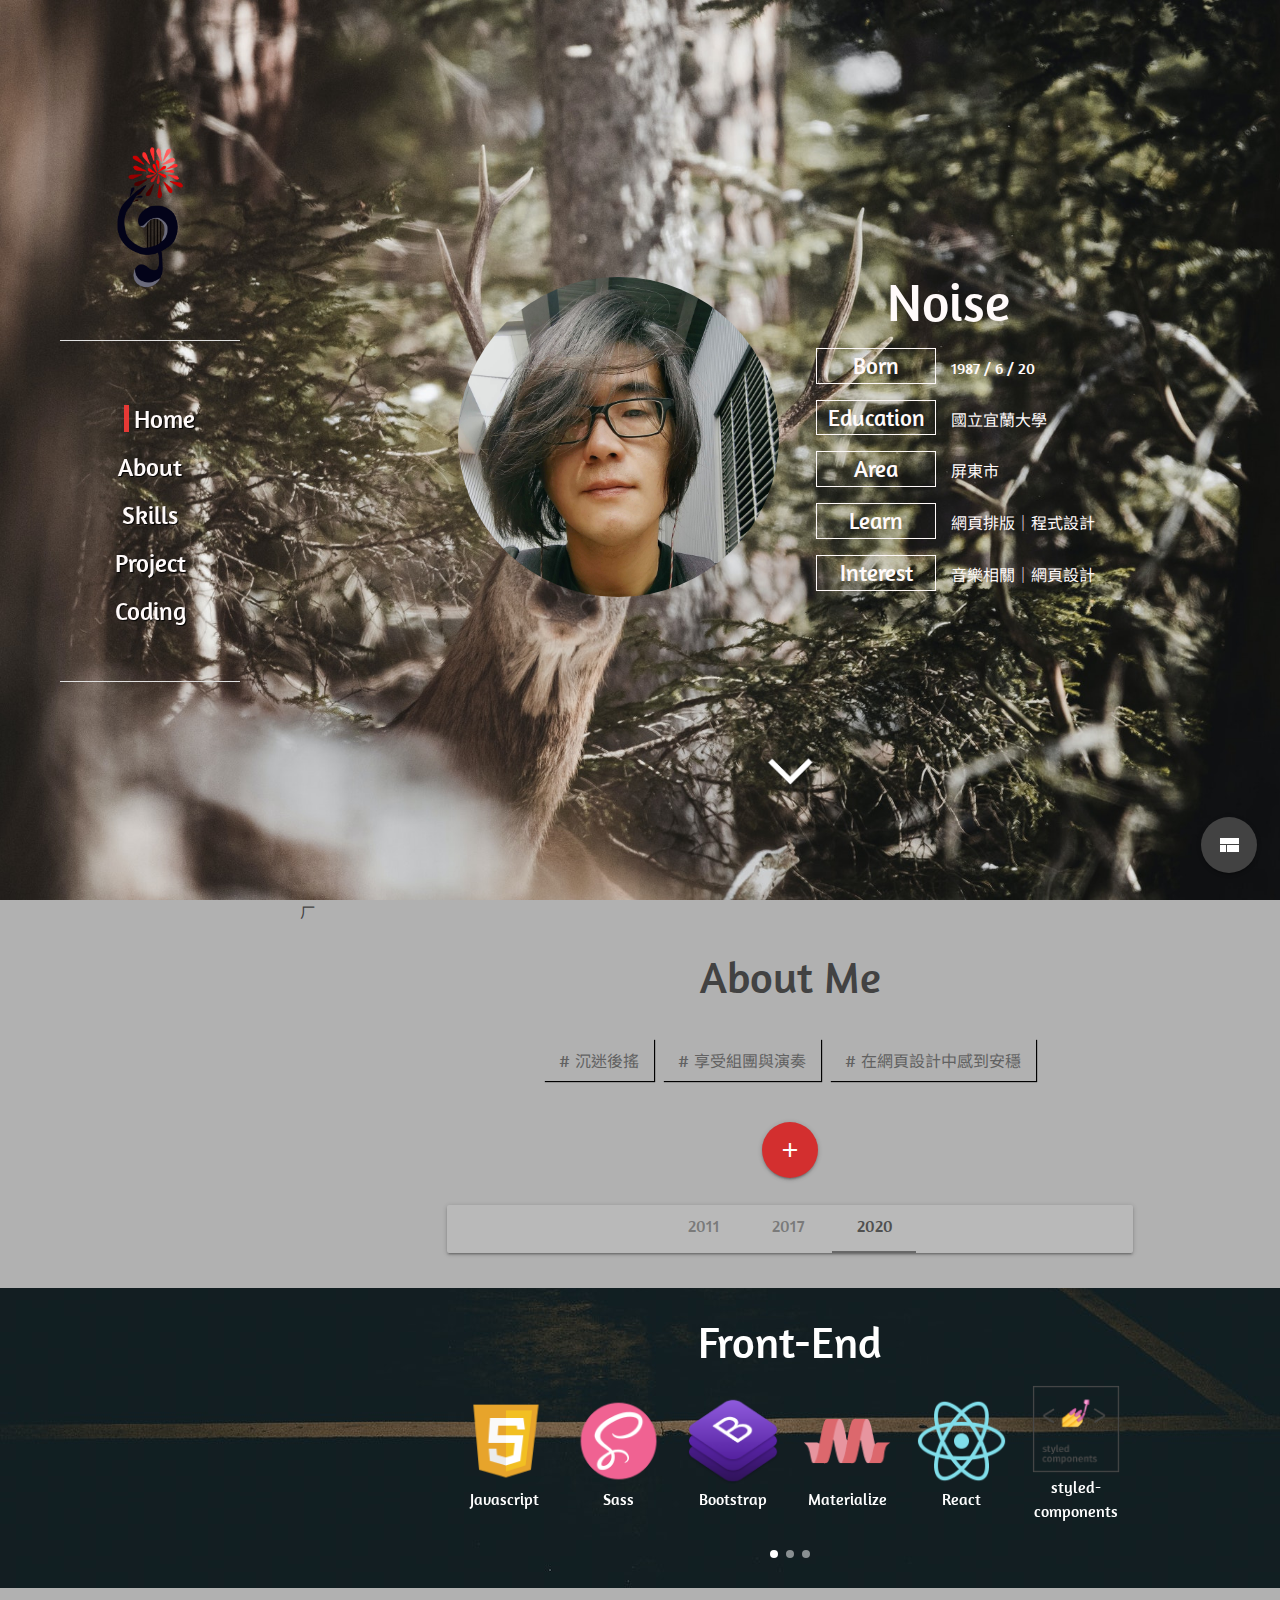
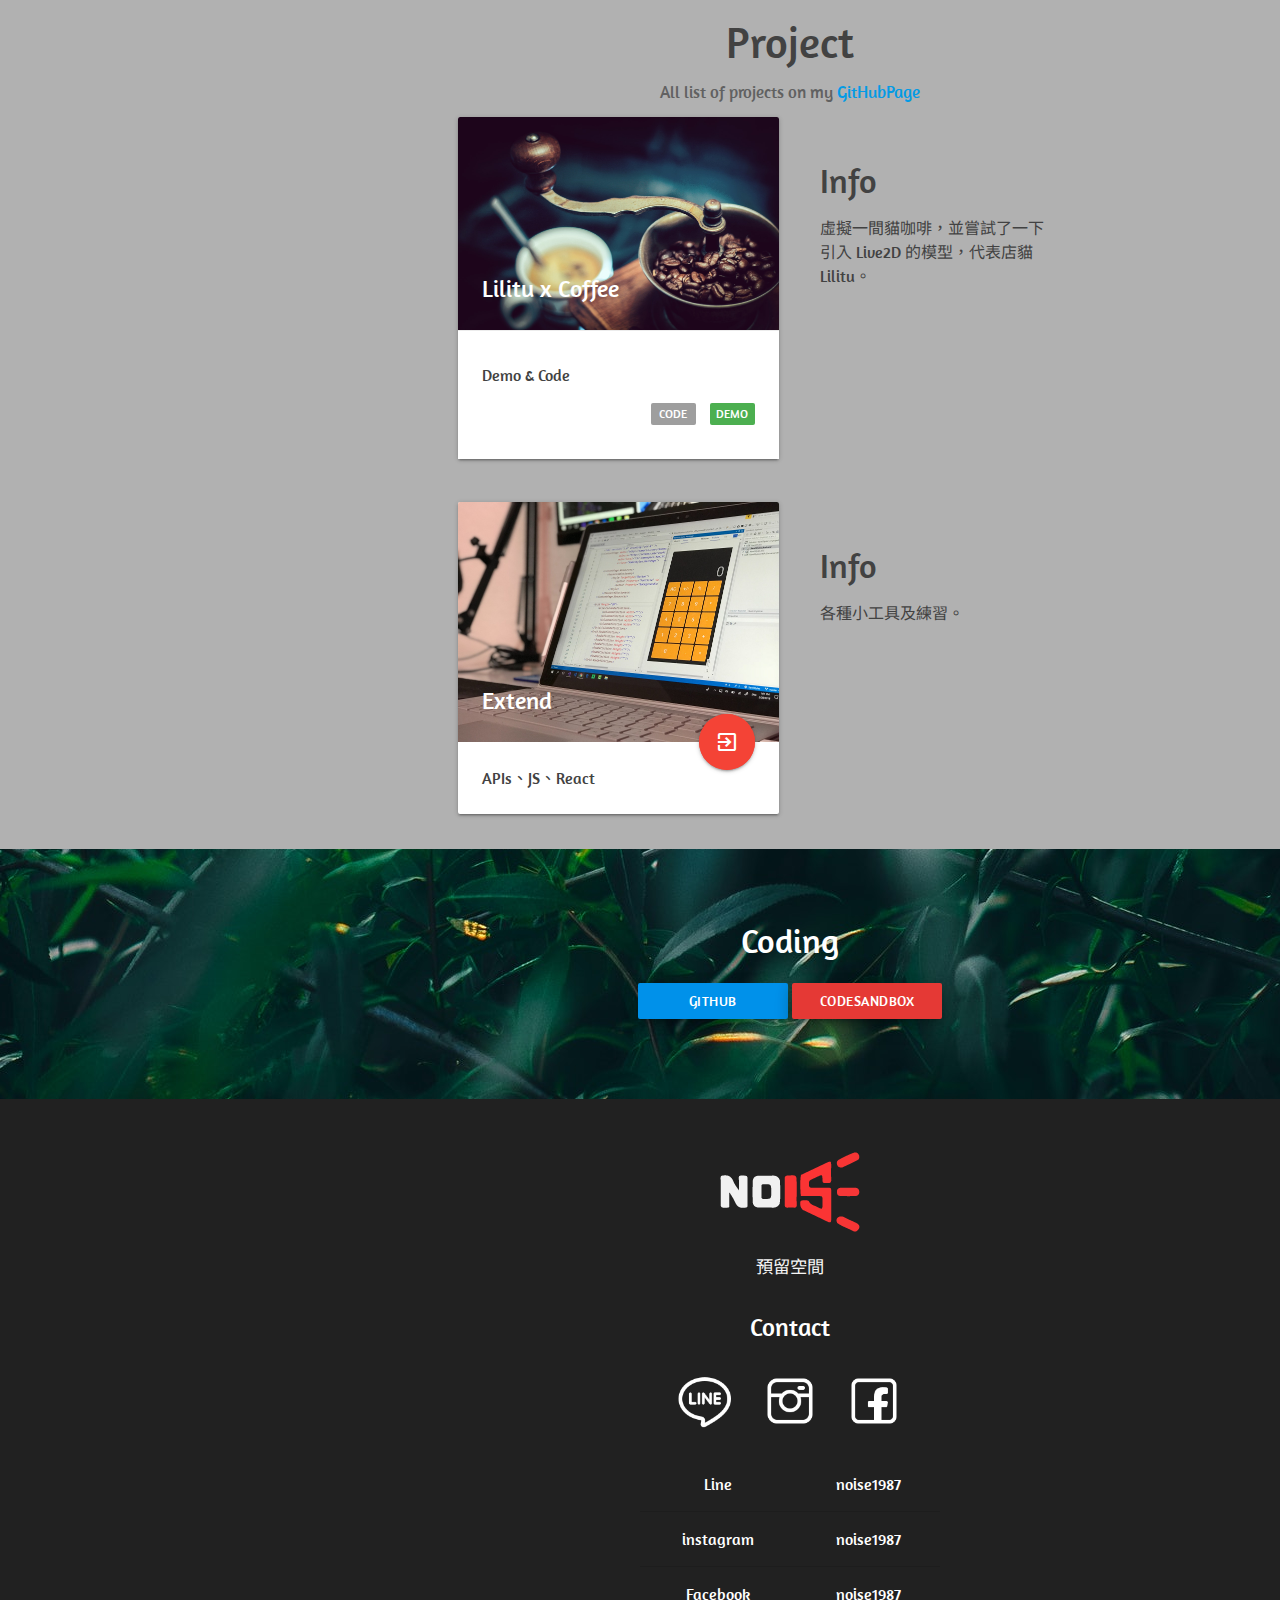
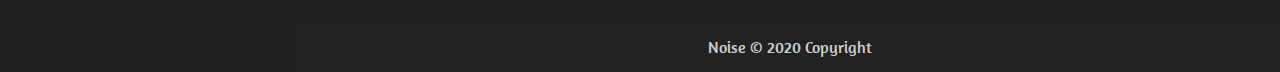
<file: index.html>
<!DOCTYPE html>
<html lang="zh-TW">

<head>
    <meta charset="UTF-8">
    <meta name="viewport" content="width=device-width, initial-scale=1.0">
    <title>Noisy</title>
    <link rel="stylesheet" href="https://fonts.googleapis.com/icon?family=Material+Icons">
    <link rel="stylesheet"
        href="https://fonts.googleapis.com/css2?family=Amaranth:wght@400;700&family=Noto+Sans+TC:wght@400;500;700;900&display=swap">
    <link rel="stylesheet" href="https://cdnjs.cloudflare.com/ajax/libs/materialize/1.0.0/css/materialize.min.css">
    <link rel="stylesheet" href="index.min.css">
</head>

<body>

    <!-- header -->
    <header id="home" class="navbar-fixed valign-wrapper scrollspy">
        <div class="slider fullscreen">
            <ul class="slides">
                <li>
                    <img src="src/img/home/banner-1.jpg" alt="Background image of Mike">
                    <!-- <div class="caption left-align grey-text text-lighten-5">
                  <h3>Looking For<br>Web Developer?</h3>
                  <h5>Check out my portfolio</h5>
                </div> -->
                </li>
                <li>
                    <img src="src/img/home/banner-2.jpg" alt="Background image of Mike">
                    <!-- <div class="caption center-align grey-text text-lighten-4">
                  <h3>Love Adventure</h3>
                  <h5>Embrace Challenges</h5>
                </div> -->
                </li>
            </ul>
        </div>
        <nav class="">
            <div class="container">
                <a href="index.html" class="brand-logo" class="responsive-img">
                    <img src="src/img/home/logo.png" alt="Noise" class="responsive-img">
                </a>
                <a href="#" class="right sidenav-trigger" data-target="slide-out">
                    <i class="material-icons">menu</i>
                </a>
            </div>
        </nav>
        <div id="oneself" class="container">
            <div class="row">
                <div id="photo" class="col l6 s10 offset-s1">
                    <div id="photo-content">
                        <img class="responsive-img" src="src/img/home/self.jpg" alt="">
                    </div>
                </div>
                <div id="data" class="col l6 s10 offset-s1">
                    <div id="data-content">
                        <h2 class="center-align">Noise</h2>
                        <p><span class="tag">Born</span>1987 / 6 / 20</p>
                        <p><span class="tag">Education</span>國立宜蘭大學</p>
                        <p><span class="tag">Area</span>屏東市</p>
                        <p><span class="tag">Learn</span>網頁排版｜程式設計</p>
                        <p><span class="tag">Interest</span>音樂相關｜網頁設計</p>
                    </div>
                </div>
            </div>
        </div>
        <div id="next">
            <a href="#about"><img src="src/img/home/next.png" alt=""></a>
        </div>
    </header>
    <!-- sidenav -->
    <ul id="slide-out" class="sidenav sidenav-fixed">
        <li id="side-nav-logo" class="responsive-img"><img src="src/img/home/logo.png" alt="logo"
                class="responsive-img"></li>
        <li>
            <div class="divider"></div>
        </li>
        <li><a class="sidenav-close center-align waves-effect" href="#home">
                <h5>Home</h5>
            </a></li>
        <li><a class="sidenav-close center-align waves-effect" href="#about">
                <h5>About</h5>
            </a></li>
        <li><a class="sidenav-close center-align waves-effect" href="#skills">
                <h5>Skills</h5>
            </a></li>
        <li><a class="sidenav-close center-align waves-effect" href="#project">
                <h5>Project</h5>
            </a></li>
        <li><a class="sidenav-close center-align waves-effect" href="#codinglink">
                <h5>Coding</h5>
            </a></li>
        <li>
            <div class="divider"></div>
        </li>
    </ul>


    <!-- About Me -->
    <section id="about" class="section-about grey-text text-darken-3 scrollspy">ㄏ
        <div class="container row center-align">
            <h3 class="">About Me</h3>
            <p class="hashtags col s12 grey-text text-darken-2">
                <span>沉迷後搖</span><span>享受組團與演奏</span><span>在網頁設計中感到安穩</span>
            </p>
            <button class="toggle-btn btn-floating btn-large red darken-2 waves-effect waves-light"><i
                    class="material-icons">add</i></button>
            <div class="infocard card col s12">
                <div class="card-tabs">
                    <ul class="tabs">
                        <li class="tab"><a href="#first">
                                <h6>2011</h6>
                            </a></li>
                        <li class="tab"><a href="#second">
                                <h6>2017</h6>
                            </a></li>
                        <li class="tab"><a href="#third" class="active">
                                <h6>2020</h6>
                            </a></li>
                    </ul>
                </div>
                <div class="card-content">
                    <div id="first">
                        <div class="row snapshot">
                            <img class="col s12 m4 responsive-img materialboxed" src="src/img/aboutme/1-1.jpg" alt="">
                            <img class="col s12 m4 responsive-img materialboxed" src="src/img/aboutme/1-2.jpg" alt="">
                            <img class="col s12 m4 responsive-img materialboxed" src="src/img/aboutme/1-3.jpg" alt="">
                        </div>
                        <p>
                            Lorem ipsum dolor sit amet consectetur adipisicing elit. Autem vero maxime voluptas
                            molestias enim dolore nemo odit eos recusandae consequatur molestiae amet omnis, reiciendis
                            assumenda, ratione sed provident explicabo. Dolor.
                        </p>
                    </div>
                    <div id="second">
                        <div class="row snapshot">
                            <img class="col s12 m4 responsive-img materialboxed" src="src/img/aboutme/2-1.jpg" alt="">
                            <img class="col s12 m4 responsive-img materialboxed" src="src/img/aboutme/2-2.jpg" alt="">
                            <img class="col s12 m4 responsive-img materialboxed" src="src/img/aboutme/2-3.jpg" alt="">
                        </div>
                        <p>
                            Lorem ipsum, dolor sit amet consectetur adipisicing elit. Earum praesentium
                            consectetur quod nemo assumenda. Recusandae obcaecati eum itaque ducimus iure delectus fuga
                            rerum velit repellat commodi ullam atque labore culpa odio a minima perspiciatis incidunt
                            consequuntur nobis quibusdam rem quae, suscipit in quisquam. Sequi sunt nesciunt animi,
                            officia
                            itaque quae.
                        </p>
                    </div>
                    <div id="third">
                        <div class="row snapshot">
                            <img class="col s12 m4 responsive-img materialboxed" src="src/img/aboutme/3-1.jpg" alt="">
                            <img class="col s12 m4 responsive-img materialboxed" src="src/img/aboutme/3-2.jpg" alt="">
                            <img class="col s12 m4 responsive-img materialboxed" src="src/img/aboutme/3-3.jpg" alt="">
                        </div>
                        <p>
                            Lorem ipsum dolor sit amet consectetur adipisicing elit. Eligendi nobis eos atque
                            inventore ea ex tempore illum consequuntur similique harum corrupti fugiat facere cupiditate
                            doloribus explicabo, aliquam earum numquam recusandae aut eveniet molestiae sed dolorum unde
                            voluptatem? Eius, beatae recusandae?
                        </p>
                    </div>
                </div>
            </div>
        </div>
    </section>


    <!-- skill -->
    <section id="skills" class="section-skills parallax-container scrollspy">
        <div class="overlay">
            <div class="carousel carousel-slider center-align">
                <!--Front-End Skills-->
                <div class="carousel-item white-text" href="#FrontEnd" id="Front-End-carousel-item">
                    <div class="container">
                        <h3>Front-End</h3>
                        <div class="row valign-wrapper">
                            <!-- <div class="carousel-logo col xl2 s2">
                                <img src="./src/img/skill/icons8-html-5-96.png" alt="HTML 5 Logo"
                                    class="responsive-img">
                                <span class="tooltip-text">HTML5</span>
                            </div>
                            <div class="carousel-logo col xl2 s2 fsac">
                                <img src="./src/img/skill/icons8-css3-96.png" alt="CSS 3 Logo" class="responsive-img">
                                <span class="tooltip-text">CSS3</span>
                            </div> -->
                            <div class="carousel-logo col xl2 s2 fsac">
                                <img src="./src/img/skill/icons8-javascript-96.png" alt="Javascript Logo"
                                    class="responsive-img">
                                <span class="tooltip-text">Javascript</span>
                            </div>
                            <div class="carousel-logo col xl2 s2 fsac">
                                <img src="./src/img/skill/icons8-sass-avatar-96.png" alt="Sass Logo"
                                    class="responsive-img">
                                <span class="tooltip-text">Sass</span>
                            </div>
                            <div class="carousel-logo col xl2 s2 fsac">
                                <img src="./src/img/skill/Bootstrap-96.png" alt="Bootstrap Logo" class="responsive-img">
                                <span class="tooltip-text">Bootstrap</span>
                            </div>
                            <div class="carousel-logo col xl2 s2 fsac">
                                <img src="./src/img/skill/Materialize-96.png" alt="Materialize Logo"
                                    class="responsive-img">
                                <span class="tooltip-text">Materialize</span>
                            </div>
                            <div class="carousel-logo col xl2 s2 fsac">
                                <img src="./src/img/skill/icons8-react-native-96.png" alt="React Logo"
                                    class="responsive-img">
                                <span class="tooltip-text">React</span>
                            </div>
                            <div class="carousel-logo col xl2 s2 fsac">
                                <img src="./src/img/skill/styled-components-96.png" alt="styled-components Logo"
                                    class="responsive-img">
                                <span class="tooltip-text">styled-components</span>
                            </div>
                            <!-- <div class="carousel-logo col xl2 s2 fsac">
                                <img src="./src/img/skill/icons8-redux-96.png" alt="Redux Logo" class="responsive-img">
                                <span class="tooltip-text">Redux</span>
                            </div> -->
                            <!--Other Front-End Skills-->
                        </div>
                    </div>
                </div>
                <!--Back-End Skills-->
                <!-- <div class="carousel-item white-text" href="#BackEnd" id="Back-End-carousel-item">
                    <div class="container">
                        <h3>Back-End</h3>
                        <div class="row valign-wrapper">
                            <div class="carousel-logo col s2 fsac">
                                <img src="./src/img/skill/icons8-html-5-96.png" alt=" Logo"  class="responsive-img">
                                <span class="tooltip-text">HTML5</span>
                            </div>
                            <div class="carousel-logo col s2 fsac">
                                <img src="./src/img/skill/icons8-css3-96.png" alt=" Logo"  class="responsive-img">
                                <span class="tooltip-text">CSS3</span>
                            </div>
                            <div class="carousel-logo col s2 fsac">
                                <img src="./src/img/skill/icons8-sass-avatar-96.png" alt=" Logo"  class="responsive-img">
                                <span class="tooltip-text">Sass</span>
                            </div>
                            <div class="carousel-logo col s2 fsac">
                                <img src="./src/img/skill/icons8-javascript-96.png" alt=" Logo"  class="responsive-img">
                                <span class="tooltip-text">Javascript</span>
                            </div>
                            <div class="carousel-logo col s2 fsac">
                                <img src="./src/img/skill/icons8-react-native-96.png" alt=" Logo"  class="responsive-img">
                                <span class="tooltip-text">React</span>
                            </div>
                            Other Back-End Skills
                        </div>
                    </div>
                </div> -->
                <!--Tools Skills-->
                <div class="carousel-item white-text" href="#Tools" id="Tools-carousel-item">
                    <div class="container">
                        <h3>Tools</h3>
                        <div class="row valign-wrapper">
                            <div class="carousel-logo col s2 fsac">
                                <img src="./src/img/skill/icons8-git-96.png" alt="Git Logo" class="responsive-img">
                                <span class="tooltip-text">Git</span>
                            </div>
                            <div class="carousel-logo col s2 fsac">
                                <img src="./src/img/skill/icons8-github-96.png" alt="Github Logo"
                                    class="responsive-img">
                                <span class="tooltip-text">Github</span>
                            </div>
                            <div class="carousel-logo col s2 fsac">
                                <img src="./src/img/skill/icons8-npm-96.png" alt="NPM Logo" class="responsive-img">
                                <span class="tooltip-text">NPM</span>
                            </div>
                            <div class="carousel-logo col s2 fsac">
                                <img src="./src/img/skill/Yarn-96.png" alt="Yarn Logo" class="responsive-img">
                                <span class="tooltip-text">Yarn</span>
                            </div>
                            <div class="carousel-logo col s2 fsac">
                                <img src="./src/img/skill/Parcel-96.png" alt="Parcel Logo" class="responsive-img">
                                <span class="tooltip-text">Parcel</span>
                            </div>
                            <div class="carousel-logo col s2 fsac">
                                <img src="./src/img/skill/Webpack-96.png" alt="Webpack Logo" class="responsive-img">
                                <span class="tooltip-text">Webpack</span>
                            </div>
                            <!--Other Tools Skills-->
                        </div>
                    </div>
                </div>
                <!--Other Skills-->
                <div class="carousel-item white-text" href="#Graphic" id="Graphic-carousel-item">
                    <div class="container">
                        <h3>Graphic</h3>
                        <div class="row valign-wrapper">
                            <div class="carousel-logo col s2 fsac">
                                <img src="./src/img/skill/icons8-adobe-photoshop-96.png" alt="HTML 5 Logo"
                                    class="responsive-img">
                                <span class="tooltip-text">PS</span>
                            </div>
                            <div class="carousel-logo col s2 pull-s4 fsac">
                                <img src="./src/img/skill/icons8-adobe-illustrator-96.png" alt="CSS 3 Logo"
                                    class="responsive-img">
                                <span class="tooltip-text">AI</span>
                            </div>
                            <!-- <div class="carousel-logo col s2 fsac">
                                <img src="./src/img/skill/icons8-adobe-xd-96.png" alt="CSS 3 Logo"
                                    class="responsive-img">
                                <span class="tooltip-text">XD</span>
                            </div> -->
                            <!-- Other Graphic Skills -->
                        </div>
                    </div>
                </div>
            </div>
            <div class="parallax"><img src="src/img/skill/skill-bg.jpg"></div>
    </section>


    <!-- Project -->
    <section id="project" class="section-project grey-text text-darken-3 scrollspy">
        <div class="container">
            <h3 class="center">Project</h3>
            <h6 class="grey-text text-darken-2 center">
                All list of projects on my <span class="light-blue-text text-accent-4"><a
                        href="https://github.com/smallpaes?tab=repositories" target="_blank"
                        id="github-repo-link">GitHubPage</a></span>
            </h6>

            <!-- web -->
            <div class="row">
                <div class="carddisplay col s12 m6">
                    <div class="card sticky-action hoverable">
                        <div class="card-image waves-effect waves-light waves-block">
                            <img class="activator " src="./src/img/project/portfolios.LilituCoffee.jpg"
                                alt="Lilitu x Coffee Project Cover Photo">
                            <span class="card-title activator">Lilitu x Coffee</span>
                        </div>
                        <div class="card-action">
                            <p class="activator truncate">Demo & Code
                            <div>
                                <a href="https://afterfireworks.github.io/Noisy/src/Project/LilituCoffee/index.html"
                                    target="_blank">
                                    <span class="new badge green activator" data-badge-caption="Demo">
                                    </span>
                                </a>
                                <a href="https://github.com/afterfireworks/Noisy/tree/gh-pages/src/Project/LilituCoffee"
                                    target="_blank">
                                    <span class="new badge grey activator" data-badge-caption="Code">
                                    </span>
                                </a>
                            </div>
                            </p>
                        </div>
                        <div class="card-reveal">
                            <span class="card-title white-text">
                                Constitute
                                <i class="material-icons right">close</i>
                            </span>
                            <ul class="white-text">
                                <li><i class="material-icons left">devices</i>RWD</li>
                                <li><i class="material-icons left">edit</i>jQuery</li>
                                <li><i class="material-icons left">extension</i>Live2D</li>
                            </ul>
                        </div>
                    </div>
                </div>
                <div class="cardinfo col s12 m5">
                    <h4 class="">Info</h4>
                    <p>
                        虛擬一間貓咖啡，並嘗試了一下引入 Live2D 的模型，代表店貓 Lilitu。
                    </p>
                </div>
            </div>

            <!-- <div class="row">
                <div class="carddisplay col s12 m6">
                    <div class="card sticky-action hoverable">
                        <div class="card-image waves-effect waves-light waves-block">
                            <img class="activator " src="./src/img/project/portfolios.AnimalHospital.jpg"
                                alt="Lilitu x Coffee Project Cover Photo">
                            <span class="card-title activator">柏林動物醫院</span>
                        </div>
                        <div class="card-action">
                            <p class="activator truncate">Demo & Code
                            <div>
                                <a href="https://afterfireworks.github.io/Noisy/src/Project/AnimalHospital/index.html"
                                    target="_blank">
                                    <span class="new badge green activator" data-badge-caption="Demo">
                                    </span>
                                </a>
                                <a href="https://github.com/afterfireworks/Noisy/tree/gh-pages/src/Project/AnimalHospital"
                                    target="_blank">
                                    <span class="new badge grey activator" data-badge-caption="Code">
                                    </span>
                                </a>
                            </div>
                            </p>
                        </div>
                        <div class="card-reveal">
                            <span class="card-title white-text">
                                Constitute
                                <i class="material-icons right">close</i>
                            </span>
                            <ul class="white-text">
                                <li><i class="material-icons left">devices</i>RWD</li>
                                <li><i class="material-icons left">edit</i>Materialize</li>
                            </ul>
                        </div>
                    </div>
                </div>
                <div class="cardinfo col s12 m5">
                    <h4 class="">Info</h4>
                    <p>
                        替朋友的獸醫院做一個簡單的形象網站。
                    </p>
                </div>
            </div> -->


            <!-- extend -->
            <div class="row">
                <div class="carddisplay col s12 m6">
                    <div class="card sticky-action hoverable">
                        <div class="card-image">
                            <img src="src/img/project/portfolios.Extend.jpg" alt="Extend Cover Photo">
                            <span class="card-title">Extend</span>
                            <a class="btn-floating btn-large halfway-fab pulse red" href="extend.html" target="_self"><i
                                    class="material-icons">exit_to_app</i></a>
                        </div>
                        <div class="card-content">
                            <p>APIs、JS、React</p>
                        </div>
                    </div>
                </div>
                <div class="cardinfo col s12 m5">
                    <h4 class="">Info</h4>
                    <p>
                        各種小工具及練習。
                    </p>
                </div>

            </div>


        </div>
    </section>


    <!--coding-->
    <section id="codinglink" class="section-coding-link parallax-container scrollspy">
        <div id="coding-link-content">
            <div class="container">
                <div class="row white-text center-align">
                    <h4>Coding</h4>
                    <div class="col s8 offset-s2">
                        <a class="btn waves-effect waves-light light-blue accent-4 z-depth-3" target="_blank"
                            href="https://github.com/afterfireworks?tab=repositories">GitHub</a>
                        <a class="btn waves-effect waves-light red darken-1 z-depth-3" target="_blank"
                            href="https://codesandbox.io/dashboard/home?workspace=686d19e4-b572-4634-b203-b0ac97aad1cd">CodeSandBox</a>
                    </div>
                </div>
            </div>
        </div>
        <div class="parallax">
            <img src="src/img/coding/coding-bg.jpg">
        </div>
    </section>


    <!-- footer -->
    <footer id="footer" class="page-footer grey darken-4">
        <div class="container">
            <div class="row">
                <div class="col m12 s12 center">
                    <div class="responsive-img"><img src="src/img/footer/logo.png" alt></div>
                    <h6 class="grey-text text-lighten-4">預留空間</h6>
                </div>
                <div class="col m12 s12">
                    <h5 class="white-text center-align">Contact</h5>
                    <div class="contact-link center">
                        <a class="responsive-img" href="#!"><img src="src/img/footer/icons8-line-me-white-96.png"></a>
                        <a class="responsive-img" href="#!"><img src="src/img/footer/icons8-instagram-white-96.png"></a>
                        <a class="responsive-img" href="#!"><img src="src/img/footer/icons8-facebook-white-96.png"></a>
                        <!-- <a class="responsive-img" href="#!"><img src="src/img/footer/icons8-whiteboard-white-96.png"></a> -->
                    </div>

                </div>
            </div>
<!-- for homework -->
            <table id="table">
                <tr>
                    <td>Line</td>
                    <td>noise1987</td>
                </tr>
                <tr>
                    <td>instagram</td>
                    <td>noise1987</td>
                </tr>
                <tr>
                    <td>Facebook</td>
                    <td>noise1987</td>
                </tr>
            </table>
<!-- for homework -->
        </div>
        <div class="footer-copyright">
            <div class="container center-align">Noise © 2020 Copyright</div>
        </div>
        <div class="fixed-action-btn toolbar">
            <a class="btn-floating btn-large grey darken-3">
                <i class="large material-icons">view_compact</i>
            </a>
            <ul>
                <li class="valign-wrapper"><img src="src/img/footer/Materialize-96.png" alt=""></li>
                <li class="valign-wrapper"><img src="src/img/footer/icons8-sass-96.png" alt=""></a></li>
                <!-- <li><a class="grey darken-2"><i class="material-icons">publish</i></a></li>
              <li><a class="grey darken-2"><i class="material-icons">attach_file</i></a></li> -->
            </ul>
        </div>
    </footer>


    <script src="https://cdnjs.cloudflare.com/ajax/libs/materialize/1.0.0/js/materialize.min.js"></script>
    <script src="src/MaterializeInit.js"></script>
    <script src="src/index.js"></script>

</body>

</html>
</file>
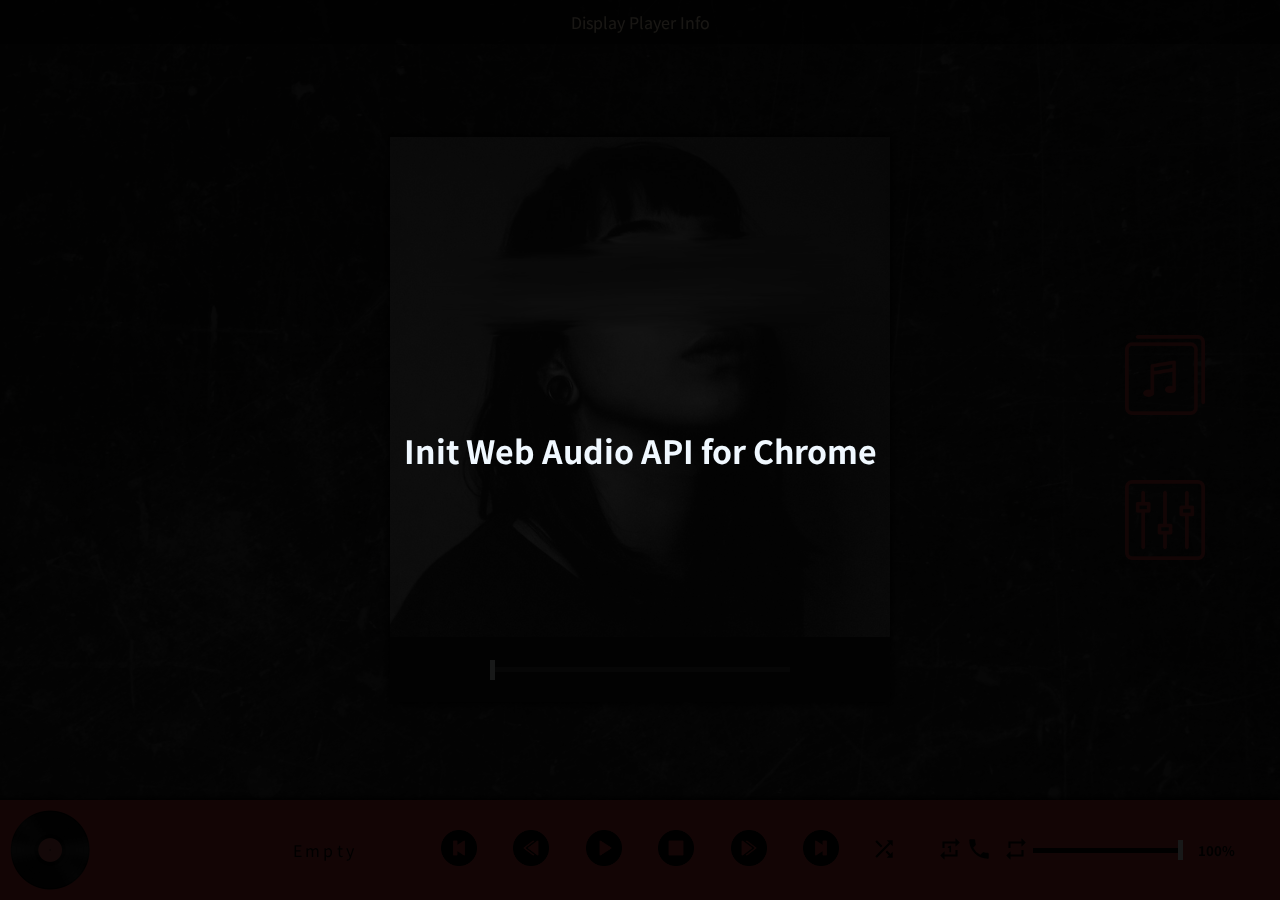
<file: src/Extend/Basic/NoisyPlayer with WebAudioAPI/index.html>
<!DOCTYPE html>
<html lang="zh-TW">

<head>
    <meta charset="UTF-8">
    <meta name="viewport" content="width=device-width, initial-scale=1.0, user-scalable=no">
    <title>NoisyPlayer with WebAudioAPI</title>
    <link rel="stylesheet" href="index.min.css">
    <link href="https://fonts.googleapis.com/icon?family=Material+Icons" rel="stylesheet">
    <link rel="preconnect" href="https://fonts.gstatic.com">
    <link href="https://fonts.googleapis.com/css2?family=Noto+Sans+TC:wght@100;300;400;500;700;900&display=swap"
        rel="stylesheet">
</head>

<body>
    <div id="init">
        <h1>Init Web Audio API for Chrome</h1>
    </div>
    <img src="" alt="" id="banner">
    <div id="MusicPlayer">

        <canvas id="canvas"></canvas>

        <div id="playerInfoSwitch">Display Player Info</div>
        <div id="playerInfo">
            <div id="audioInfo"></div>
            <div id="ctxInfo"></div>
        </div>

        <div id="playInfo">
            <div>
                <img id="albumImg" src="" alt="">
                <label>
                    <span id="curTime"></span>
                    <input id="playProgressBar" type="range" min="0" max="" step="1" value="0">
                    <span id="fullTime"></span>
                </label>
                <audio preload="metadata">
                    <source id="music" src="" data-artistimgurl="InitArtist.png" data-albumimgurl="InitAlbum.jpg"
                        data-bannerimgurl='banner.jpg' title="Empty" type="audio/mpeg">
                </audio>
                <select id="realSongList"></select>
            </div>
        </div>

        <div id="switch">
            <div id="listSwitch" class="toggleSwitch"><img src="src/image/icons/list.png" alt=""></div>
            <div id="ctxSwitch" class="toggleSwitch"><img src="src/image/icons/equalizer.png" alt=""></div>
        </div>

        <div id="contorlsPanel">
            <div id="listContorls">
                <div id="songList" class="card">
                    <div class="card-front">
                        <ul id="songSelected">
                            <h2>Empty</h2>
                        </ul>
                        <div id="toSongBook">
                            <h4>To Song Book</h4>
                        </div>
                    </div>
                    <div class="card-back">
                        <ul id="songBook"></ul>
                        <div id="returnAndFresh">
                            <h4>Refresh List</h4>
                        </div>
                    </div>
                </div>
            </div>
            <div id="ctxContorls">
                <label>
                    <h2>Stereo Pan</h2>
                    <span id="stereoPanValue">0</span><br>
                    <input id="stereoPanControl" class="surroundRange" type="range" min="-1" max="1" step="0.1"
                        value="0">
                </label>

                <label>
                    <h2>Delay Gain</h2>
                    <span id="delayGainValue">0</span><br>
                    <input id="delayGainControl" class="surroundRange" type="range" min="0" max="1" step="0.01"
                        value="0">
                </label>

                <label>
                    <h2>Delay Filter</h2>
                    <span id="filterValue">1000</span><br>
                    <input id="filterControl" class="surroundRange" type="range" min="0" max="2000" step="100"
                        value="1000">
                </label>

                <label>
                    <h2>Delay Time</h2>
                    <span id="delayValue">0</span><br>
                    <input id="delayControl" class="surroundRange" type="range" min="0" max="1" step="0.05" value="0">
                </label>

                <!-- <label>
                    <h2>Delay Time</h2>
                    <span id="delayValue">0</span><br>
                    <input id="delayControl" class="surroundRange" type="range" min="0" max="1" step="0.05" value="0">
                </label> -->
            </div>
        </div>

        <!-- <marquee behavior="" direction="">Test Test Hello?</marquee> -->
        <div id="contorlBar">
            <div id="songInfo">
                <div class="cover">
                    <img id="artistImg" src="" alt="">
                </div>
                <div class="text">
                    <!-- <h2 id="artistName"></h2> -->
                    <div id="songName"></div>
                </div>
            </div>
            <div id="PlayerBtns">
                <div class="PlayerBtn" id="btnPrev" onclick="SongJump(-1)">
                    <!-- <i class="material-icons">skip_previous</i> -->
                    <img src="src/image/icons/skip_previous.png" alt="">
                </div>
                <div class="PlayerBtn" id="btnPrevTime" onclick="ChangeTime(-10)">
                    <!-- <i class="material-icons">fast_rewind</i> -->
                    <img src="src/image/icons/fast_rewind.png" alt="">
                </div>
                <div class="PlayerBtn" id="btnPlay" onclick="PlayPause()">
                    <!-- <i class="material-icons">play_arrow</i> -->
                    <img src="src/image/icons/play_arrow.png" alt="">
                </div>
                <div class="PlayerBtn" id="btnStop" onclick="Stop()">
                    <!-- <i class="material-icons">stop</i> -->
                    <img src="src/image/icons/stop.png" alt="">
                </div>
                <div class="PlayerBtn" id="btnNextTime" onclick="ChangeTime(10)">
                    <!-- <i class="material-icons">fast_forward</i> -->
                    <img src="src/image/icons/fast_forward.png" alt="">
                </div>
                <div class="PlayerBtn" id="btnNext" onclick="SongJump(1)">
                    <!-- <i class="material-icons">skip_next</i> -->
                    <img src="src/image/icons/skip_next.png" alt="">
                </div>
            </div>
            <div id="playerContorls">
                <div id="repeatContorls">
                    <i class="material-icons" id="randomSwitch">shuffle</i>
                    <i class="material-icons" id="repeatOneSwitch">repeat_one</i>
                    <i class="material-icons" id="repeatAllSwitch">repeat</i>
                </div>
                <div id="PlayerVolume">
                    <i id="musicVolume" class="material-icons" onclick="VolumeSwitch()">headphones</i>
                    <!-- <img id="musicVolume" src="src/image/icons/headphone.png" alt=""> -->
                    <!-- <i class="material-icons">headset</i>
                    <i class="material-icons">headset_off</i>  -->
                    <label>
                        <input id="volumeControl" type="range" min="0" max="100" step="1" value="100">
                        <h5 id="volumeValue">100</h5>
                    </label>
                </div>
            </div>
        </div>
    </div>


    <script src="index.js"></script>
    <!-- Web audio api -->
    <script src="CtxInit.js"></script>
    <!-- Canvas -->
    <script src="Draw.js"></script>
    <!-- For Debug -->
    <script src="PlayerInfo.js"></script>

</body>

</html>
</file>
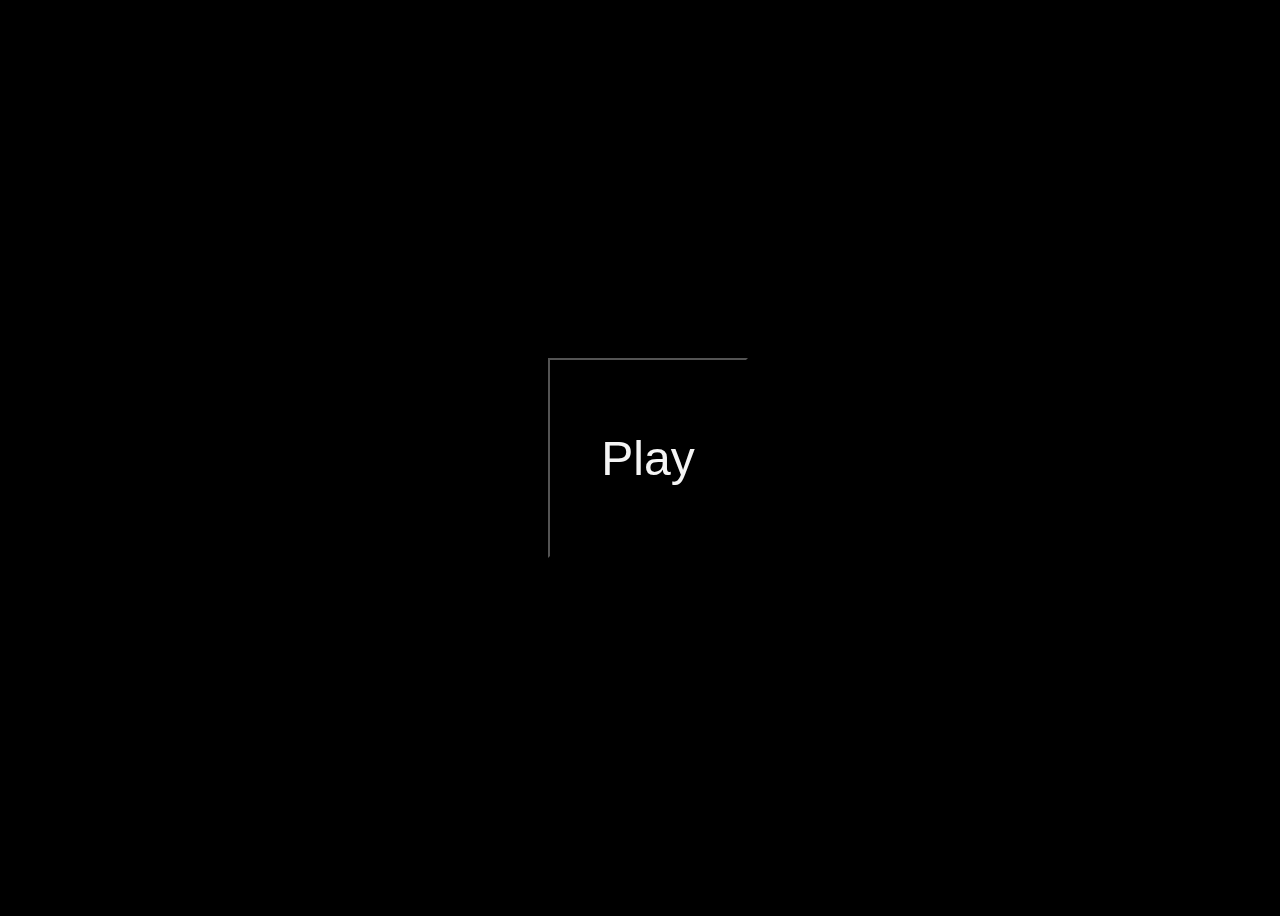
<file: src/Extend/Basic/WebAudioAPI/index.html>
<!DOCTYPE html>
<html lang="en">

<head>
    <meta charset="UTF-8">
    <meta name="viewport" content="width=device-width, initial-scale=1.0">
    <title>WebAudioAPI</title>
    <style>
        body {
            width: 100vw;
            height: 100vh;
            background-color: rgb(0, 0, 0);
            overflow: hidden;
            display: flex;
            flex-direction: column;
            justify-content: center;
            align-items: center;
        }

        #audios {
            width: 100vw;
            height: 100vh;
            display: flex;
            justify-content: center;
            align-items: center;
        }


        #btns {
            width: 100vw;
            display: flex;
            justify-content: center;
            align-items: center;
            position: fixed;
            z-index: 99;
        }

        #btns button {
            background-color: transparent;
            color: whitesmoke;
            font-size: 3rem;
            width: 200px;
            height: 200px;
        }

        #btns span {
            display: inline-block;
            color: whitesmoke;
            font-size: 2rem;
            padding: 0 2rem;
        }
    </style>
</head>

<body>
    <div id="audios">
        <canvas id="canvas"></canvas>
        <audio id="music" type="audio/mpeg" src="mixkit-sleepy-cat-135.mp3"></audio>
    </div>

    <div id="btns">
        <button id="controlbtn" onclick="audioController()">Play</button>
    </div>

    <script>

            const AudioContext = window.AudioContext || window.webkitAudioContext;
            const audioCtx = new AudioContext();

            const audio = document.querySelector('audio');
            const source = audioCtx.createMediaElementSource(audio);
            const analyser = audioCtx.createAnalyser();

            analyser.fftSize = 1024;
            const gain = audioCtx.createGain();
            gain.gain.value = 1;

            const bufferLength = analyser.frequencyBinCount;
            const dataArray = new Uint8Array(bufferLength);



            function audioController() {

                const controlbtn = document.querySelector('#controlbtn');

                source.connect(analyser);
                analyser.connect(gain);
                gain.connect(audioCtx.destination);
                audioCtx.resume().then(() => {
                    if (audio !== null) {
                        if (audio.paused) {
                            audio.play();
                            controlbtn.innerText = "Play";
                        } else {
                            audio.pause();
                            controlbtn.innerText = "Pause";
                        }
                    }
                });

            }



            const canvas = document.querySelector('canvas');
            canvas.style.position = 'absolute';
            canvas.style.top = 0;
            canvas.style.right = 0;
            canvas.style.bottom = 0;
            canvas.style.left = 0;
            canvas.width = window.innerWidth;
            canvas.height = window.innerHeight;
            const canvasCtx = canvas.getContext('2d');
            canvasCtx.clearRect(0, 0, canvas.width, canvas.height);

            function draw() {

                requestAnimationFrame(draw);

                analyser.getByteFrequencyData(dataArray);

                canvasCtx.fillStyle = 'rgb(0, 0, 0)';
                canvasCtx.fillRect(0, 0, canvas.width, canvas.height);

                const barWidth = (canvas.width / bufferLength) * 2;
                let posX = 0;
                let red = Math.round(Math.random() * 255);
                let green = Math.round(Math.random() * 255);
                let blue = Math.round(Math.random() * 255);

                for (let i = 0; i < bufferLength; i++) {
                    const barHeight = (dataArray[i] + 0) * 3;
                    canvasCtx.fillStyle = 'rgb(' + Math.floor(barHeight + 100) + ',' + green + ',' + blue + ')';
                    canvasCtx.fillRect(posX, canvas.height - barHeight / 2, barWidth, barHeight / 2);
                    posX += barWidth + .5;
                }
            };

            draw();
    
    </script>
</body>

</html>
</file>
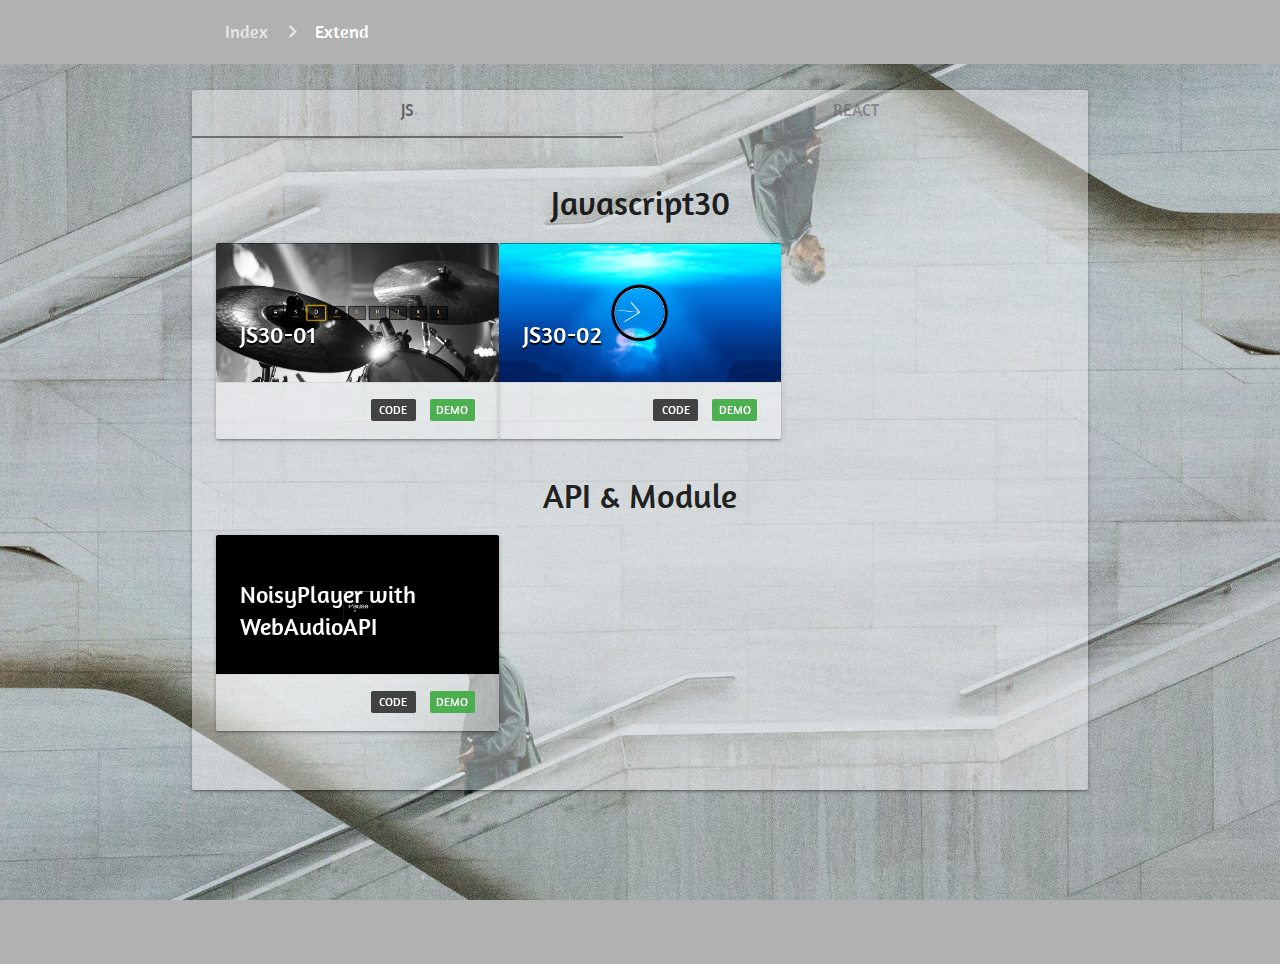
<file: extend.html>
<!DOCTYPE html>
<html lang="zh-TW">

<head>
    <meta charset="UTF-8">
    <meta name="viewport" content="width=device-width, initial-scale=1.0">
    <title>Extend</title>
    <link rel="stylesheet" href="https://fonts.googleapis.com/icon?family=Material+Icons">
    <link rel="stylesheet"
        href="https://fonts.googleapis.com/css2?family=Amaranth:wght@400;700&family=Noto+Sans+TC:wght@400;500;700;900&display=swap">
    <link rel="stylesheet" href="https://cdnjs.cloudflare.com/ajax/libs/materialize/1.0.0/css/materialize.min.css">
    <link rel="stylesheet" href="index.min.css">
    <style>

    </style>
</head>

<body>
    <nav id="extend-nav">
        <div class="nav-wrapper row">
            <div class="col s8 offset-s2">
                <a href="index.html" class="breadcrumb">Index</a>
                <a href="extend.html" class="breadcrumb">Extend</a>
            </div>
        </div>
    </nav>
    <div id="extend">

        <div class="container row">
            <div class="card col s12">
                <div class="card-tabs">
                    <ul class="tabs tabs-fixed-width">
                        <li class="tab"><a href="#js">
                                <h6>JS</h6>
                            </a></li>
                        <li class="tab"><a href="#react">
                                <h6>React</h6>
                            </a></li>
                    </ul>
                </div>

                <div class="card-content">

                    <!-- JS -->
                    <div id="js" class="row carddisplay">
                        <!-- JS30 -->
                        <div class="js30 col s12">
                            <h4 class="center-align">Javascript30</h4>
                            <div class="card col s12 m6 xl4">
                                <div class="card-image">
                                    <img class="activator materialboxed" src="src/img/extend/js/JS30-01.gif">
                                    <span class="card-title">JS30-01</span>
                                </div>
                                <div class="card-action">
                                    <div>
                                        <a href="https://afterfireworks.github.io/Noisy/src/Extend/Basic/JS%2030/01.html"
                                            target="_blank">
                                            <span class="new badge green activator" data-badge-caption="Demo">
                                            </span>
                                        </a>
                                        <a href="https://github.com/afterfireworks/Noisy/tree/gh-pages/src/Extend/Basic/JS%2030"
                                            target="_blank">
                                            <span class="new badge grey darken-3 activator" data-badge-caption="Code">
                                            </span>
                                        </a>
                                    </div>
                                </div>
                            </div>
                            <div class="card col s12 m6 xl4">
                                <div class="card-image">
                                    <img class="activator materialboxed" src="src/img/extend/js/JS30-02.gif">
                                    <span class="card-title">JS30-02</span>
                                </div>
                                <div class="card-action">
                                    <div>
                                        <a href="https://afterfireworks.github.io/Noisy/src/Extend/Basic/JS%2030/02.html"
                                            target="_blank">
                                            <span class="new badge green activator" data-badge-caption="Demo">
                                            </span>
                                        </a>
                                        <a href="https://github.com/afterfireworks/Noisy/tree/gh-pages/src/Extend/Basic/JS%2030"
                                            target="_blank">
                                            <span class="new badge grey darken-3 activator" data-badge-caption="Code">
                                            </span>
                                        </a>
                                    </div>
                                </div>
                            </div>


                        </div>
                        <!-- APIs -->
                        <div class="api col s12">
                            <h4 class="center-align">API & Module</h4>
                            <div class="card col s12 m6 xl4">
                                <div class="card-image">
                                    <img class="activator materialboxed" src="src/img/extend/js/WebAudioAPI.gif">
                                    <span class="card-title">NoisyPlayer with WebAudioAPI</span>
                                </div>
                                <div class="card-action">
                                    <div>
                                        <a href="https://afterfireworks.github.io/Noisy/src/Extend/Basic/NoisyPlayer%20with%20WebAudioAPI/index.html"
                                            target="_blank">
                                            <span class="new badge green activator" data-badge-caption="Demo"></span>
                                        </a>
                                        <a href="https://github.com/afterfireworks/Noisy/tree/gh-pages/src/Extend/Basic/NoisyPlayer%20with%20WebAudioAPI"
                                            target="_blank">
                                            <span class="new badge grey darken-3 activator"
                                                data-badge-caption="Code"></span>
                                        </a>
                                    </div>
                                </div>
                            </div>
                            <!-- <div class="card col s12 m6 xl4">
                                <div class="card-image">
                                    <img class="activator materialboxed" src="src/img/extend/js/WebAudioAPI.gif">
                                    <span class="card-title">Three.js</span>
                                </div>
                                <div class="card-action">
                                    <div>
                                        <a href="https://afterfireworks.github.io/Noisy/src/Extend/Basic/Three.js/index.html"
                                            target="_blank">
                                            <span class="new badge green activator" data-badge-caption="Demo"></span>
                                        </a>
                                        <a href="https://github.com/afterfireworks/Noisy/tree/gh-pages/src/Extend/Basic/Three.js"
                                            target="_blank">
                                            <span class="new badge grey darken-3 activator"
                                                data-badge-caption="Code"></span>
                                        </a>
                                    </div>
                                </div>
                            </div> -->
                        </div>

                    </div>
                    <!-- React -->
                    <div id="react" class="row carddisplay">

                        <div class="react col s12">
                            <h4 class="center-align">React</h4>

                            <div class="card col s12 m6 xl4">
                                <div class="card-image">
                                    <img class="activator materialboxed" src="src/img/extend/react/React.01.gif">
                                    <span class="card-title">React Time</span>
                                </div>
                                <div class="card-action">
                                    <div>
                                        <a href="https://codesandbox.io/s/react-time-gjr5c?resolutionWidth=1920&resolutionHeight=1080&file=/public/index.html"
                                            target="_blank">
                                            <span class="new badge red activator"
                                                data-badge-caption="CodeSandBox"></span>
                                        </a>
                                    </div>
                                </div>
                            </div>
                            <div class="card col s12 m6 xl4">
                                <div class="card-image">
                                    <img class="activator materialboxed" src="src/img/extend/react/Weather-Get.gif">
                                    <span class="card-title">Weather Get</span>
                                </div>
                                <div class="card-action">
                                    <div>
                                        <a href="https://codesandbox.io/s/weather-get-rh7s7?file=/public/index.html"
                                            target="_blank">
                                            <span class="new badge red activator"
                                                data-badge-caption="CodeSandBox"></span>
                                        </a>
                                    </div>
                                </div>
                            </div>

                        </div>


                    </div>

                </div>
            </div>
        </div>

    </div>


    <script src="https://cdnjs.cloudflare.com/ajax/libs/materialize/1.0.0/js/materialize.min.js"></script>
    <script src="src/MaterializeInit.js"></script>
</body>

</html>
</file>
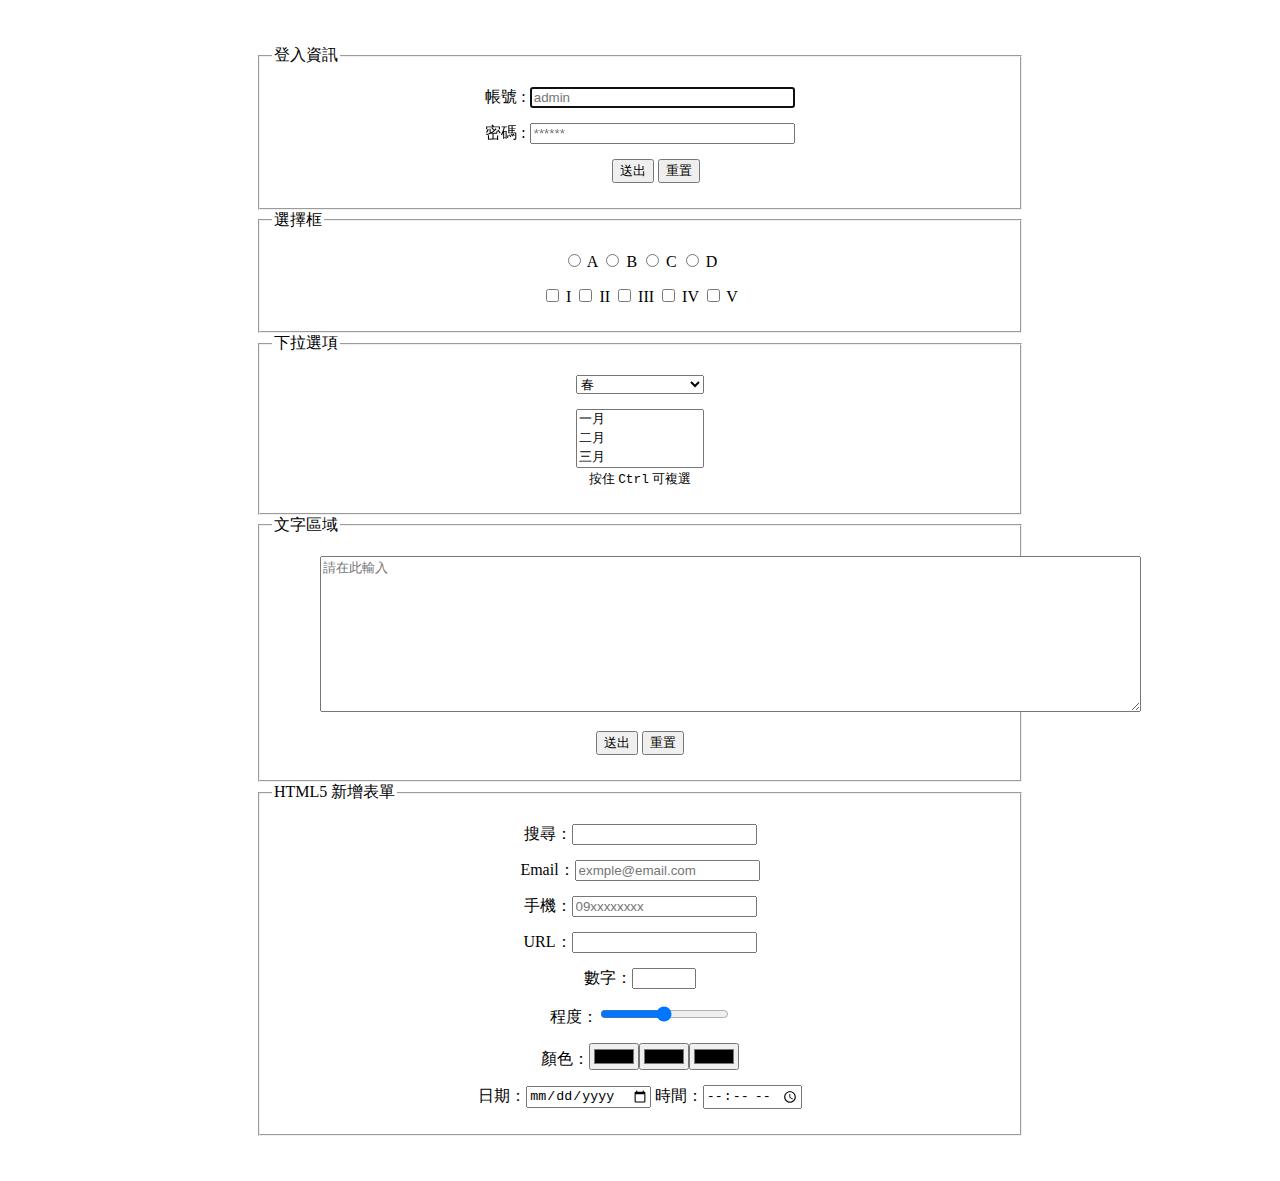
<file: src/Extend/Basic/From.html>
<!DOCTYPE html>
<html lang="zh-Hant">

<head>
    <meta charset="UTF-8">
    <meta name="viewport" content="width=device-width, initial-scale=1.0">
    <title>Form</title>
    <style>
        body {
            width: 60vw;
            margin: 5vh auto;
            display: -webkit-box;
            display: -ms-flexbox;
            display: flex;
            -webkit-box-orient: vertical;
            -webkit-box-direction: normal;
            -ms-flex-direction: column;
            flex-direction: column;
        }

        body p {
            width: 50vw;
            margin: 15px auto;
            text-align: center;
        }

        body select {
            width: 10vw;
            margin: 0 auto;
        }
    </style>
</head>

<body>
    <form action="表單資料處理目的地網址" method="傳送方式">
        <!-- 傳送方式:
        GET:資料放置在網址之後,以?進行分隔,多欄位以&T串接
        POST:資料放置在HTTP的表頭中 -->
        <fieldset>
            <legend>登入資訊</legend>
            <p>
                <label for="username">帳號 : <input type="text" name="username" size="30" maxlength="30" id="username"
                        autofocus required autocomplete="on" placeholder="admin" pattern="[a-zA-Z0-9]*"></label>
            </p>
            <p>
                <label for="password">密碼 : <input type="password" name="password" size="30" maxlength="30" id="password"
                        required autocomplete="on" placeholder="******" pattern="[a-zA-Z0-9]*"></label>
            </p>
            <!-- label:可將整個框視為認定範圍,綁定#id -->
            <p class="formoption" style="margin-left: 4rem;">
                <input type="submit" value="送出">
                <input type="reset" value="重置">
            </p>
        </fieldset>
        <fieldset>
            <legend>選擇框</legend>
            <p>
                <input type="radio" name="單選紐" value="選項一"> A
                <input type="radio" name="單選紐" value="選項二"> B
                <input type="radio" name="單選紐" value="選項三"> C
                <input type="radio" name="單選紐" value="選項四"> D
            </p>
            <p>
                <input type="checkbox" name="多選方塊" value="多選1"> I
                <input type="checkbox" name="多選方塊" value="多選2"> II
                <input type="checkbox" name="多選方塊" value="多選3"> III
                <input type="checkbox" name="多選方塊" value="多選4"> IV
                <input type="checkbox" name="多選方塊" value="多選5"> V
            </p>
            <!-- name 屬性相同視為一組 -->
        </fieldset>
        <fieldset>
            <legend>下拉選項</legend>
            <p>
                <select name="季節" id="season">
                    <option value="spring" selected>春</option> //selected 預設選項
                    <option value="summer">夏</option>
                    <option value="autumn">秋</option>
                    <option value="winter">冬</option>
                </select>
            </p>
            <p>
                <select name="月份" id="month" multiple size="3"> //multiple 可複選(按住ctrl) , size 一次顯示選項數
                    <option value="1"> 一月</option>
                    <option value="2"> 二月</option>
                    <option value="3"> 三月</option>
                    <option value="4"> 四月</option>
                    <option value="5"> 五月</option>
                    <option value="6"> 六月</option>
                    <option value="7"> 七月</option>
                    <option value="8"> 八月</option>
                    <option value="9"> 九月</option>
                    <option value="10">十月</option>
                    <option value="11">十一月</option>
                    <option value="12">十二月</option>
                </select><br>
                <span style="font-size: .8rem;">按住 <kbd>Ctrl</kbd> 可複選</span>
            </p>

        </fieldset>
        <fieldset>
            <legend>文字區域</legend>
            <p>
                <textarea name="文字區域" id="textarea" cols="100" rows="10" wrap="on" placeholder="請在此輸入"></textarea>
            </p>
            <!-- cols 寬度 ,rows 長度 ,wrap 換行<off不換行>-->
            <p class="formoption">
                <input type="submit" value="送出">
                <input type="reset" value="重置">
            </p>
        </fieldset>
        <fieldset>
            <legend>HTML5 新增表單</legend>
            <p>搜尋：<input type="search"></p>
            <p>Email：<input type="email" placeholder="exmple@email.com"
                    pattern="[a-z0-9._%+-]+@[a-z0-9.-]+\.[a-z]{2,4}$"></p>
            <p>手機：<input type="tel" placeholder="09xxxxxxxx" maxlength="10" pattern="[0-9]{10}"></p>
            <p>URL：<input type="url"></p>
            <p>數字：<input type="number" min="1" max="120" step="1"></p>
            <p>程度：<input type="range"></p>
            <p>顏色：<input type="color"><input type="color"><input type="color"></p>
            <p>
                日期：<input type="date">
                時間：<input type="time">
            </p>
        </fieldset>
    </form>
</body>

</html>
</file>
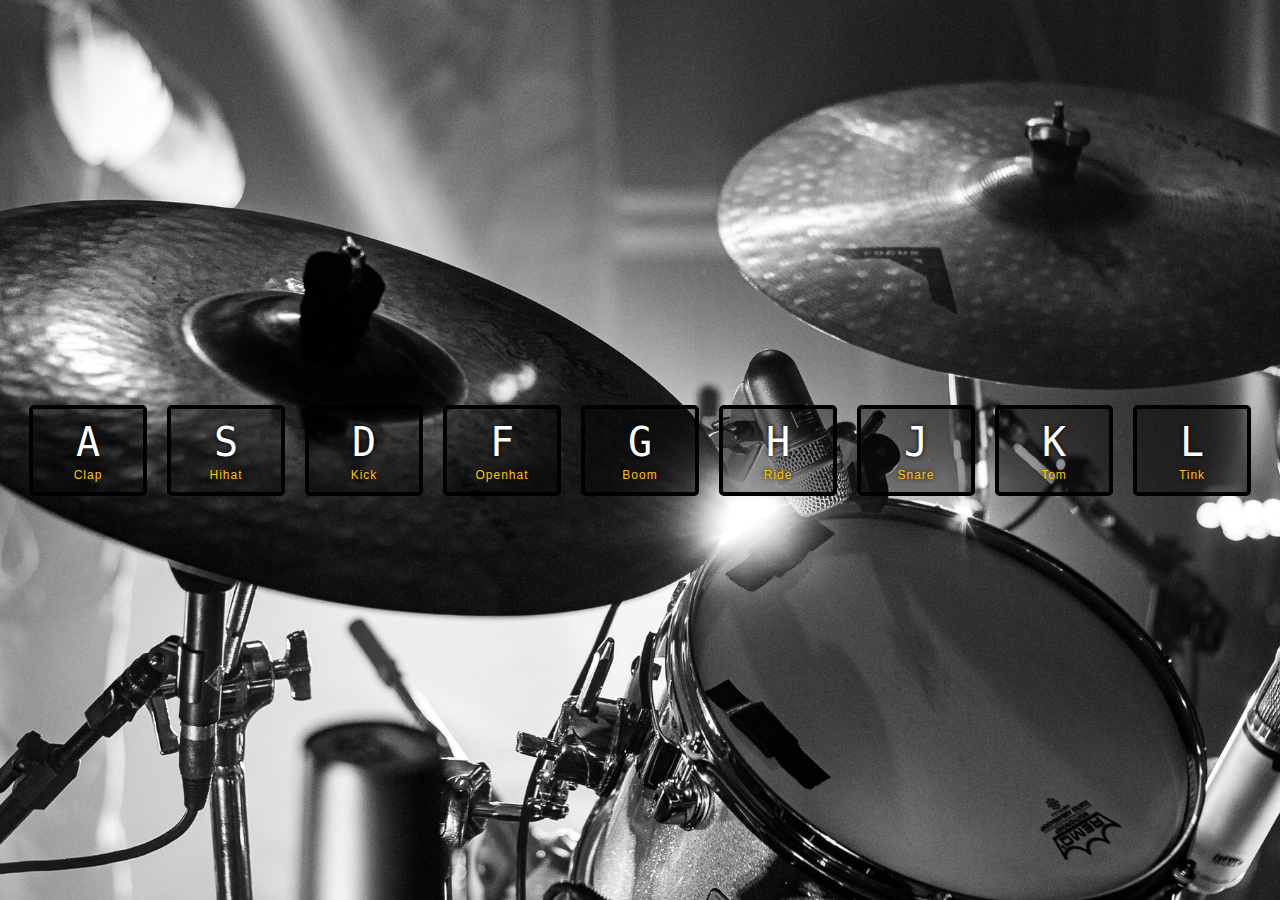
<file: src/Extend/Basic/JS 30/01.html>
<!DOCTYPE html>
<html lang="en">

<head>
  <meta charset="UTF-8">
  <title>JS Drum Kit</title>
  <style>
    html {
      width: 100vw;
      height: 100vh;
      font-size: 10px;
      background-color: rgba(0, 0, 0, 0.5);
      background: url('./01/drum-bg.jpg') top center;
      background-size: cover;
    }

    body,
    html {
      margin: 0;
      padding: 0;
      font-family: sans-serif;
    }

    .keys {
      display: flex;
      flex: 1;
      min-height: 100vh;
      align-items: center;
      justify-content: center;
    }

    .key {
      border: .4rem solid black;
      border-radius: .5rem;
      margin: 1rem;
      font-size: 1.5rem;
      padding: 1rem .5rem;
      transition: all .07s ease;
      width: 10rem;
      text-align: center;
      color: white;
      background: rgba(0, 0, 0, 0.4);
      text-shadow: 0 0 .5rem black;
    }

    .playing {
      transform: scale(1.1);
      border-color: #ffc600;
      box-shadow: 0 0 1rem #ffc600;
      transition: all .1s;
    }

    kbd {
      display: block;
      font-size: 4rem;
    }

    .sound {
      font-size: 1.2rem;
      text-transform: capitalize;
      letter-spacing: .1rem;
      color: #ffc600;
    }
  </style>
</head>

<body>
  <div class="keys">
    <div data-key="65" class="key">
      <kbd>A</kbd>
      <span class="sound">clap</span>
    </div>
    <div data-key="83" class="key">
      <kbd>S</kbd>
      <span class="sound">hihat</span>
    </div>
    <div data-key="68" class="key">
      <kbd>D</kbd>
      <span class="sound">kick</span>
    </div>
    <div data-key="70" class="key">
      <kbd>F</kbd>
      <span class="sound">openhat</span>
    </div>
    <div data-key="71" class="key">
      <kbd>G</kbd>
      <span class="sound">boom</span>
    </div>
    <div data-key="72" class="key">
      <kbd>H</kbd>
      <span class="sound">ride</span>
    </div>
    <div data-key="74" class="key">
      <kbd>J</kbd>
      <span class="sound">snare</span>
    </div>
    <div data-key="75" class="key">
      <kbd>K</kbd>
      <span class="sound">tom</span>
    </div>
    <div data-key="76" class="key">
      <kbd>L</kbd>
      <span class="sound">tink</span>
    </div>
  </div>

  <audio data-key="65" src="01/sounds/clap.wav"></audio>
  <audio data-key="83" src="01/sounds/hihat.wav"></audio>
  <audio data-key="68" src="01/sounds/kick.wav"></audio>
  <audio data-key="70" src="01/sounds/openhat.wav"></audio>
  <audio data-key="71" src="01/sounds/boom.wav"></audio>
  <audio data-key="72" src="01/sounds/ride.wav"></audio>
  <audio data-key="74" src="01/sounds/snare.wav"></audio>
  <audio data-key="75" src="01/sounds/tom.wav"></audio>
  <audio data-key="76" src="01/sounds/tink.wav"></audio>

  <script>

    // window.addEventListener('keydown', Playsound);

    // function Playsound(e) {
    //   const key = document.querySelector(`div[data-key="${e.keyCode}"]`);
    //   const audio = document.querySelector(`audio[data-key="${e.keyCode}"]`);
    //   key.classList.add('playing');
    //   audio.currentTime = 0;
    //   audio.play()
    // }

    // const keys = Array.from(document.querySelectorAll('.key'));
    // keys.forEach(key => key.addEventListener('transitionend', RemoveTransition))

    // function RemoveTransition(e) {
    //   if (e.propertyName !== 'transform') return;
    //   e.target.classList.remove('playing');
    // }

    (function drumplay() {

      window.addEventListener('keydown', playhandler);

      function playhandler(e) {

        //audio
        const audio = document.querySelector(`audio[data-key="${e.keyCode}"]`)
        if (audio) {
          audio.currentTime = 0
          audio.play()
        }

        //domtransition
        const domtransition = document.querySelector(`div[data-key="${e.keyCode}"]`)
        if (domtransition) domtransition.classList.add('playing')
      }

      //domtransitionend
      document.querySelectorAll('.key').forEach(key => addEventListener('transitionend', removeTransition))
      function removeTransition(e) {
        if (e.propertyName === 'transform')
        e.target.classList.remove('playing')
      }

    }())



  </script>


</body>

</html>
</file>
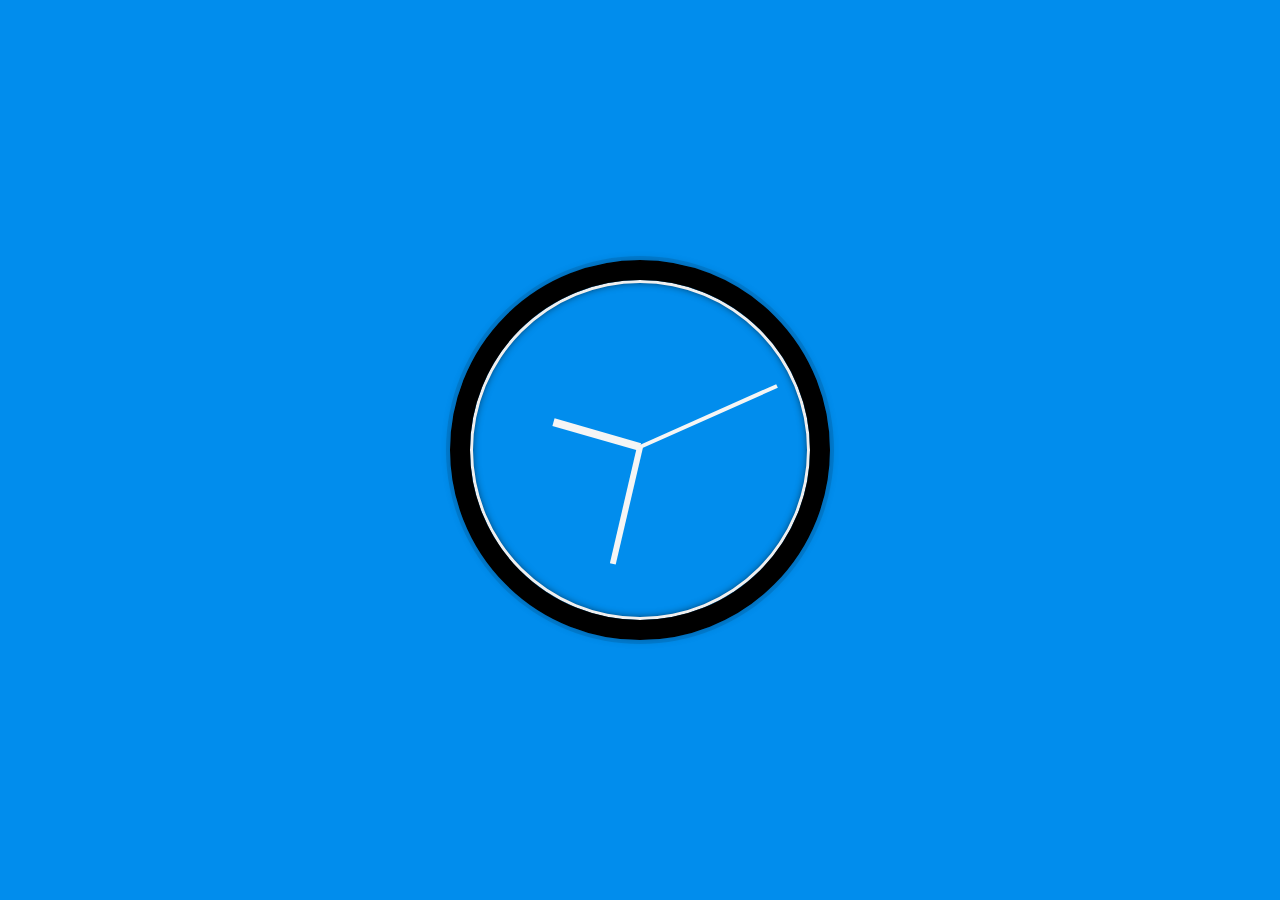
<file: src/Extend/Basic/JS 30/02.html>
<!DOCTYPE html>
<html lang="en">

<head>
  <meta charset="UTF-8">
  <title>JS + CSS Clock</title>
</head>

<body>


  <div class="clock">
    <div class="clock-face">
      <div class="hand hour-hand"></div>
      <div class="hand minute-hand"></div>
      <div class="hand second-hand"></div>
    </div>
  </div>


  <style>
    html {
      background: #018DED url(https://unsplash.it/1500/1000?image=881&blur=5);
      background-size: cover;
      font-family: 'helvetica neue';
      text-align: center;
      font-size: 10px;
    }

    body {
      margin: 0;
      font-size: 2rem;
      display: flex;
      flex: 1;
      min-height: 100vh;
      align-items: center;
    }

    .clock {
      width: 30rem;
      height: 30rem;
      border: 20px solid black;
      border-radius: 50%;
      margin: 50px auto;
      position: relative;
      padding: 2rem;
      box-shadow:
        0 0 0 4px rgba(0, 0, 0, 0.1),
        inset 0 0 0 3px #EFEFEF,
        inset 0 0 10px black,
        0 0 10px rgba(0, 0, 0, 0.2);
    }

    .clock-face {
      position: relative;
      width: 100%;
      height: 100%;
      transform: translateY(-3px);
      /* account for the height of the clock hands */
    }

    .hand {
      width: 100%;
      height: 100%;
      position: absolute;
      transition: all .1s;
      transition-timing-function: cubic-bezier(0.1, 2, 0.58, 1);
    }

    .second-hand::after {
      content: '';
      position: absolute;
      display: block;
      background-color: whitesmoke;
      width: 4px;
      height: 50%;
      left: 50%;
      bottom: 50%;
      transform: translateX(-50%);
      /* border-radius: 50%; */
    }

    .minute-hand::after {
      content: '';
      position: absolute;
      display: block;
      background-color: whitesmoke;
      width: 6px;
      height: 40%;
      left: 50%;
      bottom: 50%;
      transform: translateX(-50%);
    }

    .hour-hand::after {
      content: '';
      position: absolute;
      display: block;
      background-color: whitesmoke;
      width: 8px;
      height: 30%;
      left: 50%;
      bottom: 50%;
      transform: translateX(-50%);
    }
  </style>

  <script>

    (function () {
      const second = document.querySelector('.second-hand');
      const minute = document.querySelector('.minute-hand');
      const hour = document.querySelector('.hour-hand');

      function setClock() {

        const timeNow = new Date();

        const secondDeg = timeNow.getSeconds() * 6;
        const minuteDeg = timeNow.getMinutes() * 6 + timeNow.getSeconds() * (6 / 60);
        const hourDeg = timeNow.getHours() * 30 + timeNow.getMinutes() * (30 / 60);

        second.style.transform = `rotate(${secondDeg}deg)`;
        minute.style.transform = `rotate(${minuteDeg}deg)`;
        hour.style.transform = `rotate(${hourDeg}deg)`;

      };



      
      function timeOutHandler() {
        setClock();
        setTimeout(timeOutHandler, 1000);
      }

      function animationHandler() {
        windows.requestAnimationFrame(animationHandler)
      }

      setClock();
      setTimeout(timeOutHandler, 1000);
      windows.requestAnimationFrame(animationHandler);


    })();

  </script>
</body>

</html>
</file>
<file: index.min.css>
@media all and (min-width: 992px){header,section,footer{padding-left:300px}}.shadow{background-color:rgba(0,0,0,0.8) !important;box-shadow:0 16px 24px 2px rgba(0,0,0,0.14),0 6px 30px 5px rgba(0,0,0,0.12),0 8px 10px -7px rgba(0,0,0,0.2) !important;-webkit-box-shadow:0 16px 24px 2px rgba(0,0,0,0.14),0 6px 30px 5px rgba(0,0,0,0.12),0 8px 10px -7px rgba(0,0,0,0.2) !important}.fsac{display:-webkit-box;display:-ms-flexbox;display:flex;-ms-flex-pack:distribute;justify-content:space-around;-webkit-box-align:center;-ms-flex-align:center;align-items:center}.cardheight{-webkit-transition:all 2s;transition:all 2s;min-height:1248px !important}@media all and (min-width: 992px){.cardheight{-webkit-transition:all 1s;transition:all 1s;min-height:648px !important}}.showall{-webkit-transition:all 2s;transition:all 2s;visibility:visible !important;min-height:1200px !important}@media all and (min-width: 992px){.showall{-webkit-transition:all 1s;transition:all 1s;min-height:600px !important}}html{overflow-x:hidden;scroll-behavior:smooth}html body{background-color:#b1b1b1;overflow-x:hidden;font-family:'Amaranth', 'Noto Sans TC', sans-serif}@media all and (min-width: 992px){html body{font-size:16px}}#home{width:100vw;height:100vh}#home .slider{z-index:-1}#home nav{visibility:visible;top:0;left:0;background-color:transparent;-webkit-box-shadow:none;box-shadow:none;transition:all .2s linear;-webkit-transition:all .2s linear}@media all and (min-width: 992px){#home nav{visibility:hidden}}#home nav .brand-logo{width:60px;height:60px;margin:5px}@media all and (min-width: 992px){#home #oneself #photo{height:500px;display:-webkit-box;display:-ms-flexbox;display:flex;-webkit-box-pack:end;-ms-flex-pack:end;justify-content:flex-end;-webkit-box-align:center;-ms-flex-align:center;align-items:center}}#home #oneself #photo #photo-content img{border-radius:50%}@media all and (min-width: 992px){#home #oneself #photo #photo-content{width:380px}}#home #oneself #data{color:snow}@media all and (min-width: 992px){#home #oneself #data{height:500px;display:-webkit-box;display:-ms-flexbox;display:flex;-webkit-box-pack:start;-ms-flex-pack:start;justify-content:flex-start;-webkit-box-align:center;-ms-flex-align:center;align-items:center}#home #oneself #data h2{text-align:center;margin:0}}#home #oneself #data .tag{display:inline-block;text-align:center;margin:0 1rem;border:1px solid snow;width:5rem}@media all and (min-width: 992px){#home #oneself #data .tag{font-size:1.5rem;width:8rem}}#home #next{position:absolute;bottom:10%;left:50%;-webkit-transform:translateX(-50%);transform:translateX(-50%);text-shadow:0px 2px 2px black}@media all and (min-width: 992px){#home #next{left:calc(50% + 150px)}}#home #next a img{width:30px;height:auto;-o-object-fit:cover;object-fit:cover;-webkit-animation:jumping 1.5s infinite;animation:jumping 1.5s infinite}@media all and (min-width: 992px){#home #next a img{width:60px}}@-webkit-keyframes jumping{0%{-webkit-transform:translate(0px, 0px);transform:translate(0px, 0px)}50%{-webkit-transform:translate(0px, -9px);transform:translate(0px, -9px)}100%{-webkit-transform:translate(0px, 0px);transform:translate(0px, 0px)}}@keyframes jumping{0%{-webkit-transform:translate(0px, 0px);transform:translate(0px, 0px)}50%{-webkit-transform:translate(0px, -9px);transform:translate(0px, -9px)}100%{-webkit-transform:translate(0px, 0px);transform:translate(0px, 0px)}}.sidenav{overflow:hidden;background-color:transparent;-webkit-box-shadow:none;box-shadow:none;width:100%;padding:30vh 0}@media all and (min-width: 992px){.sidenav{width:300px;padding:10vh 0}}.sidenav ::before{content:'';position:absolute;top:0;right:0;bottom:0;left:0;-webkit-filter:blur(20px);filter:blur(20px);z-index:-1;margin:-30px;background:rgba(0,0,0,0.02)}@media all and (min-width: 992px){.sidenav ::before{background:transparent}}.sidenav #side-nav-logo{display:none}@media all and (min-width: 992px){.sidenav #side-nav-logo{display:-webkit-box;display:-ms-flexbox;display:flex;-webkit-box-pack:center;-ms-flex-pack:center;justify-content:center;margin:50px 0}.sidenav #side-nav-logo img{width:150px}}.sidenav .divider{width:80%;margin:10px auto}@media all and (min-width: 992px){.sidenav .divider{width:60%;margin:50px auto}}.sidenav li a{display:-webkit-box;display:-ms-flexbox;display:flex;-webkit-box-pack:center;-ms-flex-pack:center;justify-content:center;-webkit-box-align:center;-ms-flex-align:center;align-items:center}.sidenav li a h5{color:snow;text-shadow:1px 1px 1px black}.sidenav li a.active{padding-left:50px}.sidenav li a.active h5{padding-left:5px;border-left:5px solid #e53935}#about{overflow-y:hidden}#about .container .hashtags span{display:inline-block;padding:.5rem 1rem;margin:.3rem .3rem;-webkit-box-shadow:1px 1px 1px 0px black;box-shadow:1px 1px 1px 0px black}#about .container .hashtags span:before{content:"# ";font-size:1.2rem}#about .container .toggle-btn{margin:20px}#about .container .toggle-btn:hover i{-webkit-transform:rotate(90deg);transform:rotate(90deg);-webkit-transition:all .3s linear;transition:all .3s linear}#about .container .card{background-color:rgba(255,255,255,0.1)}#about .container .infocard{height:48px}#about .container .infocard .card-tabs .tabs{background-color:transparent}#about .container .infocard .card-tabs .tabs .tab a{color:rgba(80,80,80,0.6);font-weight:900}#about .container .infocard .card-tabs .tabs .tab a.active{background-color:transparent;color:#505050}#about .container .infocard .card-tabs .tabs .tab :hover{background-color:transparent;color:#505050}#about .container .infocard .card-tabs .tabs .indicator{background-color:rgba(50,50,50,0.6)}#about .container .infocard .card-content{visibility:hidden;height:0px}#about .container .infocard .card-content .snapshot{-webkit-box-pack:center;-ms-flex-pack:center;justify-content:center}#about .container .infocard .card-content p{padding:20px}#skills{max-height:200px}@media all and (min-width: 992px){#skills{max-height:300px}}#skills .carousel{height:200px !important}@media all and (min-width: 992px){#skills .carousel{height:300px !important}}#skills .carousel .carousel-logo{-webkit-box-orient:vertical;-webkit-box-direction:normal;-ms-flex-direction:column;flex-direction:column}#skills .carousel .carousel-logo span{display:none}@media all and (min-width: 992px){#skills .carousel .carousel-logo span{display:inline-block}}#project .card .card-reveal{background-image:url(src/img/project/card-reveal-bg.jpg);background-size:cover}#project .cardinfo{padding:30px}#project .card-reveal{background-position:center bottom}#project .card-reveal ul li{margin-top:10px}@media all and (min-width: 992px){#project .card-reveal ul li{margin-top:20px}}#codinglink{max-height:250px}#codinglink #coding-link-content{padding-top:30px}@media all and (min-width: 992px){#codinglink #coding-link-content{padding-top:50px}}#codinglink #coding-link-content .btn{margin-top:10px;width:10rem}#footer{padding-top:5vh}#footer h5{margin:30px 0}#footer .contact-link a{display:inline-block}#footer .contact-link a img{margin:0 10px;width:40px}@media all and (min-width: 992px){#footer .contact-link a img{width:60px}}#footer .fixed-action-btn.toolbar{height:60px;z-index:999}#footer .fixed-action-btn.toolbar ul li img{max-width:50px;-o-object-fit:contain;object-fit:contain;padding:5px 0}#extend-nav{background-color:#b1b1b1}#extend{width:100vw;min-height:100vh;background-image:url(./src/img/extend/BG.jpg);background-attachment:fixed;background-position:center center}#extend .container{padding-top:2vh}#extend .container .card{padding:0;background-color:rgba(255,255,255,0.4)}#extend .container .card .card-tabs .tabs{background-color:transparent}#extend .container .card .card-tabs .tabs .tab a{color:rgba(97,97,97,0.6)}#extend .container .card .card-tabs .tabs .tab a.active{background-color:transparent;color:#616161}#extend .container .card .card-tabs .tabs .tab :hover{background-color:transparent;color:#616161}#extend .container .card .card-tabs .tabs .indicator{background-color:rgba(50,50,50,0.6)}#extend .container .card .card-tabs .tab.disabled a{color:rgba(102,147,153,0.7)}#extend .container .card .card-tabs .tab.disabled a :hover{color:rgba(102,147,153,0.7)}#extend .container .card .card-content .card-image span{text-shadow:0px 2px 1px black}#extend .container .card .card-content .card-action{background-color:transparent}#table{width:300px;height:100px;margin:0 auto}#table tbody tr td{text-align:center}
/*# sourceMappingURL=index.min.css.map */
</file>
<file: src/Extend/Basic/NoisyPlayer with WebAudioAPI/index.min.css>
html{font-family:'Noto Sans TC', sans-serif;-webkit-tap-highlight-color:transparent}@media (max-width: 480px){html{font-size:12px}}html body{margin:0;overflow:hidden}html body ::-webkit-scrollbar{width:7px}@media (max-width: 480px){html body ::-webkit-scrollbar{width:3px}}html body ::-webkit-scrollbar-track{margin:10px 0}html body ::-webkit-scrollbar-thumb{background:rgba(0,0,0,0.5)}html body ::-webkit-scrollbar-thumb:hover{background:rgba(0,0,0,0.7)}html body .material-icons{font-family:'Material Icons';font-weight:normal;font-style:normal;font-size:24px;display:inline-block;line-height:1;text-transform:none;letter-spacing:normal;word-wrap:normal;white-space:nowrap;direction:ltr;cursor:pointer;-webkit-font-smoothing:antialiased;text-rendering:optimizeLegibility;-moz-osx-font-smoothing:grayscale;-webkit-font-feature-settings:'liga';font-feature-settings:'liga'}html body input[type="range"]{-webkit-appearance:none;outline:none;overflow-y:visible;height:5px;cursor:pointer}html body input[type="range"]::-webkit-slider-thumb{-webkit-appearance:none;position:relative;width:5px;height:1rem;background:aliceblue;padding:10px 0}html body input[type="range"]::-moz-range-thumb{position:relative;width:5px;height:.5rem;background:aliceblue;padding:10px 0}html body input[type="range"]::-ms-thumb{position:relative;width:5px;height:1rem;background:aliceblue;padding:10px 0}html body #init{position:fixed;z-index:5;width:100vw;height:100vh;background-color:rgba(0,0,0,0.9);color:aliceblue;display:-webkit-box;display:-ms-flexbox;display:flex;-webkit-box-pack:center;-ms-flex-pack:center;justify-content:center;-webkit-box-align:center;-ms-flex-align:center;align-items:center}@media (max-width: 480px){html body #init h1{font-size:1rem}}html body #banner{width:100vw;height:100vh;-o-object-fit:cover;object-fit:cover;opacity:.75;position:fixed;z-index:-1}html body #MusicPlayer{width:100vw;height:100vh}html body #MusicPlayer canvas{position:absolute;top:0;right:0;bottom:0;left:0}html body #MusicPlayer #playerInfoSwitch{position:fixed;width:100%;z-index:2;top:0;padding:10px 0;text-align:center;background-color:rgba(0,0,0,0.5);color:blanchedalmond;cursor:pointer}html body #MusicPlayer #playerInfo{position:fixed;z-index:0;height:100vh;padding:50px 0 100px 7vw;display:none;-webkit-box-orient:vertical;-webkit-box-direction:normal;-ms-flex-direction:column;flex-direction:column;-webkit-box-pack:center;-ms-flex-pack:center;justify-content:center;-webkit-box-align:center;-ms-flex-align:center;align-items:center;color:aliceblue;line-height:1.5;-webkit-transform:translateY(-50px);transform:translateY(-50px)}@media (max-width: 480px){html body #MusicPlayer #playerInfo{padding:0 50px}}html body #MusicPlayer #playerInfo #audioInfo,html body #MusicPlayer #playerInfo #ctxInfo{width:500px;margin:20px 0;opacity:.5}@media (max-width: 480px){html body #MusicPlayer #playerInfo #audioInfo,html body #MusicPlayer #playerInfo #ctxInfo{width:300px}}html body #MusicPlayer #playerInfo #audioInfo span,html body #MusicPlayer #playerInfo #ctxInfo span{margin-right:30px;word-wrap:break-word}html body #MusicPlayer #switch{height:100vh;padding-bottom:100px;display:-webkit-box;display:-ms-flexbox;display:flex;-webkit-box-pack:center;-ms-flex-pack:center;justify-content:center;-webkit-box-orient:vertical;-webkit-box-direction:normal;-ms-flex-direction:column;flex-direction:column;background-color:transparent;position:fixed;z-index:2;right:5vh}@media (max-width: 480px){html body #MusicPlayer #switch{width:100vw;height:80px;right:0;-webkit-box-orient:horizontal;-webkit-box-direction:normal;-ms-flex-direction:row;flex-direction:row;bottom:150px;padding-bottom:0px}}html body #MusicPlayer #switch img{width:80px;height:auto;padding:15px;margin:15px;-o-object-fit:cover;object-fit:cover;cursor:pointer}@media (max-width: 480px){html body #MusicPlayer #switch img{width:40px;margin:5px}}html body #MusicPlayer #playInfo{-webkit-box-sizing:border-box;box-sizing:border-box;width:100vw;height:100vh;padding:39px 0 100px 0;position:fixed;z-index:1;display:-webkit-box;display:-ms-flexbox;display:flex;-webkit-box-pack:center;-ms-flex-pack:center;justify-content:center;-webkit-box-align:center;-ms-flex-align:center;align-items:center;background-color:rgba(0,0,0,0.3);color:whitesmoke;text-align:center}@media (max-width: 480px){html body #MusicPlayer #playInfo{padding:34px 0 200px 0}}html body #MusicPlayer #playInfo div{display:-webkit-box;display:-ms-flexbox;display:flex;-webkit-box-pack:center;-ms-flex-pack:center;justify-content:center;-webkit-box-align:center;-ms-flex-align:center;align-items:center;-webkit-box-orient:vertical;-webkit-box-direction:normal;-ms-flex-direction:column;flex-direction:column;-webkit-box-shadow:0px 0px 10px 1px #000;box-shadow:0px 0px 10px 1px #000}@media (max-width: 480px){html body #MusicPlayer #playInfo div{-webkit-box-shadow:0px 0px 5px 1px #000;box-shadow:0px 0px 5px 1px #000}}html body #MusicPlayer #playInfo div img{width:500px;height:500px;-o-object-fit:cover;object-fit:cover}@media (max-width: 480px){html body #MusicPlayer #playInfo div img{width:300px;height:300px}}html body #MusicPlayer #playInfo div label{width:500px;background-color:#1d1d1d;display:-webkit-box;display:-ms-flexbox;display:flex;-webkit-box-pack:center;-ms-flex-pack:center;justify-content:center;-webkit-box-align:center;-ms-flex-align:center;align-items:center}@media (max-width: 480px){html body #MusicPlayer #playInfo div label{width:300px}}html body #MusicPlayer #playInfo div label span{letter-spacing:.2rem}html body #MusicPlayer #playInfo div label #playProgressBar{background:#424242;width:300px;margin:30px 10px}@media (max-width: 480px){html body #MusicPlayer #playInfo div label #playProgressBar{width:100px}}html body #MusicPlayer #playInfo div select{display:none}html body #MusicPlayer #contorlsPanel{overflow-y:hidden;-webkit-box-sizing:border-box;box-sizing:border-box;width:0;height:100vh;right:0;top:0;position:fixed;z-index:1;color:whitesmoke;background-color:rgba(0,0,0,0.5)}html body #MusicPlayer #contorlsPanel #listContorls,html body #MusicPlayer #contorlsPanel #ctxContorls{-webkit-box-sizing:border-box;box-sizing:border-box;width:50vw;height:100vh;padding-top:39px;padding-bottom:100px;display:-webkit-box;display:-ms-flexbox;display:flex;-webkit-box-pack:center;-ms-flex-pack:center;justify-content:center;-webkit-box-align:center;-ms-flex-align:center;align-items:center;-webkit-box-orient:vertical;-webkit-box-direction:normal;-ms-flex-direction:column;flex-direction:column;box-sizing:border-box}@media (max-width: 480px){html body #MusicPlayer #contorlsPanel #listContorls,html body #MusicPlayer #contorlsPanel #ctxContorls{padding-top:34px;padding-bottom:200px;margin:0 auto}}html body #MusicPlayer #contorlsPanel #listContorls{display:-webkit-box;display:-ms-flexbox;display:flex;-webkit-box-orient:vertical;-webkit-box-direction:normal;-ms-flex-direction:column;flex-direction:column;-webkit-box-sizing:border-box;box-sizing:border-box}html body #MusicPlayer #contorlsPanel #listContorls #songList{visibility:hidden;-webkit-box-shadow:0px 0px 10px 1px black;box-shadow:0px 0px 10px 1px black}@media (max-width: 480px){html body #MusicPlayer #contorlsPanel #listContorls #songList{-webkit-box-shadow:0px 0px 3px 0px black;box-shadow:0px 0px 3px 0px black}}html body #MusicPlayer #contorlsPanel #listContorls #songList div ul{width:100%;height:92%;list-style-type:none;-webkit-box-sizing:border-box;box-sizing:border-box;overflow-x:hidden;overflow-y:scroll;display:-webkit-box;display:-ms-flexbox;display:flex;-webkit-box-orient:vertical;-webkit-box-direction:normal;-ms-flex-direction:column;flex-direction:column;margin:0;padding:15px 0;letter-spacing:.05rem;background-color:rgba(49,49,49,0.466)}@media (max-width: 480px){html body #MusicPlayer #contorlsPanel #listContorls #songList div ul{height:90%}}html body #MusicPlayer #contorlsPanel #listContorls #songList div ul h2{width:100%;height:100%;display:-webkit-box;display:-ms-flexbox;display:flex;-webkit-box-pack:center;-ms-flex-pack:center;justify-content:center;-webkit-box-align:center;-ms-flex-align:center;align-items:center}html body #MusicPlayer #contorlsPanel #listContorls #songList div ul li{width:97%;height:50px;margin:3px auto;display:-webkit-box;display:-ms-flexbox;display:flex;-webkit-box-align:center;-ms-flex-align:center;align-items:center;-webkit-box-pack:justify;-ms-flex-pack:justify;justify-content:space-between;-webkit-box-sizing:border-box;box-sizing:border-box}@media (max-width: 480px){html body #MusicPlayer #contorlsPanel #listContorls #songList div ul li{height:40px;font-size:12px}}html body #MusicPlayer #contorlsPanel #listContorls #songList div ul li:hover{background-color:rgba(188,58,56,0.3);-webkit-transition:all .1s;transition:all .1s}@media (max-width: 480px){html body #MusicPlayer #contorlsPanel #listContorls #songList div ul li:hover{-webkit-box-shadow:none;box-shadow:none}}html body #MusicPlayer #contorlsPanel #listContorls #songList div ul li :first-child{width:400px;overflow:hidden;white-space:nowrap;text-overflow:ellipsis;padding-left:15px;cursor:pointer}html body #MusicPlayer #contorlsPanel #listContorls #songList div ul li :last-child{padding:10px;cursor:pointer}@media (max-width: 480px){html body #MusicPlayer #contorlsPanel #listContorls #songList div ul li :last-child{padding:5px}}html body #MusicPlayer #contorlsPanel #listContorls #songList div ul li :last-child img{height:20px;width:auto}@media (max-width: 480px){html body #MusicPlayer #contorlsPanel #listContorls #songList div ul li :last-child img{height:20px}}html body #MusicPlayer #contorlsPanel #listContorls #songList div #toSongBook,html body #MusicPlayer #contorlsPanel #listContorls #songList div #returnAndFresh{opacity:1;height:8%;width:500px;display:-webkit-box;display:-ms-flexbox;display:flex;-webkit-box-pack:center;-ms-flex-pack:center;justify-content:center;-webkit-box-align:center;-ms-flex-align:center;align-items:center;background-color:#1d1d1d;-webkit-box-shadow:0px 0px 3px 1px black;box-shadow:0px 0px 3px 1px black}@media (max-width: 480px){html body #MusicPlayer #contorlsPanel #listContorls #songList div #toSongBook,html body #MusicPlayer #contorlsPanel #listContorls #songList div #returnAndFresh{height:10%;width:300px;-webkit-box-shadow:0px 0px 2px 0px black;box-shadow:0px 0px 2px 0px black}}html body #MusicPlayer #contorlsPanel #listContorls #songList div #toSongBook h4,html body #MusicPlayer #contorlsPanel #listContorls #songList div #returnAndFresh h4{margin:0}html body #MusicPlayer #contorlsPanel #listContorls #songList div #toSongBook:hover,html body #MusicPlayer #contorlsPanel #listContorls #songList div #returnAndFresh:hover{background:rgba(188,58,56,0.7);-webkit-transition:all .3s;transition:all .3s}html body #MusicPlayer #contorlsPanel #listContorls .card{width:500px;height:600px;-webkit-transform-style:preserve-3d;transform-style:preserve-3d;-webkit-transition:0.5s all ease;transition:0.5s all ease}@media (max-width: 480px){html body #MusicPlayer #contorlsPanel #listContorls .card{width:300px;height:400px}}html body #MusicPlayer #contorlsPanel #listContorls .card .card-front{position:absolute;width:100%;height:100%;-webkit-backface-visibility:hidden;backface-visibility:hidden}html body #MusicPlayer #contorlsPanel #listContorls .card .card-back{position:absolute;width:100%;height:100%;-webkit-backface-visibility:hidden;backface-visibility:hidden;-webkit-transform:rotateY(180deg);transform:rotateY(180deg)}html body #MusicPlayer #contorlsPanel #ctxContorls{text-align:center;-webkit-transform:translateY(-30px);transform:translateY(-30px)}@media (max-width: 480px){html body #MusicPlayer #contorlsPanel #ctxContorls{-webkit-transform:translateY(0px);transform:translateY(0px)}}html body #MusicPlayer #contorlsPanel #ctxContorls label{height:80px;visibility:hidden;padding-bottom:20px}@media (max-width: 480px){html body #MusicPlayer #contorlsPanel #ctxContorls label{padding-bottom:5px}}@media (max-width: 480px){html body #MusicPlayer #contorlsPanel #ctxContorls label h2{margin:3px 0}}@media (max-width: 480px){html body #MusicPlayer #contorlsPanel #ctxContorls label span{font-size:16}}html body #MusicPlayer #contorlsPanel #ctxContorls label .surroundRange{background-color:#bc3a38;width:400px}@media (max-width: 480px){html body #MusicPlayer #contorlsPanel #ctxContorls label .surroundRange{width:200px}}html body #MusicPlayer #contorlBar{width:100vw;height:100px;position:fixed;z-index:2;left:0;bottom:0;background-color:#bc3a38;display:-webkit-box;display:-ms-flexbox;display:flex;-ms-flex-pack:distribute;justify-content:space-around;-webkit-box-align:center;-ms-flex-align:center;align-items:center;-webkit-box-shadow:0px -1px 5px 1px #000;box-shadow:0px -1px 5px 1px #000}@media (max-width: 480px){html body #MusicPlayer #contorlBar{height:150px;-webkit-box-orient:vertical;-webkit-box-direction:normal;-ms-flex-direction:column;flex-direction:column;-webkit-box-pack:center;-ms-flex-pack:center;justify-content:center;-webkit-box-shadow:0px -1px 2px 0px #000;box-shadow:0px -1px 2px 0px #000}}html body #MusicPlayer #contorlBar #songInfo{width:33%;display:-webkit-box;display:-ms-flexbox;display:flex;-webkit-box-pack:start;-ms-flex-pack:start;justify-content:flex-start;-webkit-box-align:center;-ms-flex-align:center;align-items:center;-webkit-box-orient:horizontal;-webkit-box-direction:normal;-ms-flex-direction:row;flex-direction:row}@media (max-width: 480px){html body #MusicPlayer #contorlBar #songInfo{width:100%}}html body #MusicPlayer #contorlBar #songInfo .cover{height:100px}@media (max-width: 480px){html body #MusicPlayer #contorlBar #songInfo .cover{height:30px}}html body #MusicPlayer #contorlBar #songInfo .cover img{width:100px;height:100px;-o-object-fit:cover;object-fit:cover}@media (max-width: 480px){html body #MusicPlayer #contorlBar #songInfo .cover img{display:none}}html body #MusicPlayer #contorlBar #songInfo .text{margin-left:50px;font-family:'Noto Sans TC', sans-serif;letter-spacing:.2rem;text-align:center}html body #MusicPlayer #contorlBar #songInfo .text #songName{width:350px}@media (max-width: 480px){html body #MusicPlayer #contorlBar #songInfo .text #songName{width:275px;margin:15px 0}}html body #MusicPlayer #contorlBar #PlayerBtns{width:34%;display:-webkit-box;display:-ms-flexbox;display:flex;-ms-flex-pack:distribute;justify-content:space-around;-webkit-box-align:center;-ms-flex-align:center;align-items:center}@media (max-width: 480px){html body #MusicPlayer #contorlBar #PlayerBtns{width:100%}}@media (max-width: 480px){html body #MusicPlayer #contorlBar #PlayerBtns{-webkit-box-pack:center;-ms-flex-pack:center;justify-content:center;margin:5px 0}}html body #MusicPlayer #contorlBar #PlayerBtns .PlayerBtn{margin:15px}@media (max-width: 480px){html body #MusicPlayer #contorlBar #PlayerBtns .PlayerBtn{margin:0 10px}}html body #MusicPlayer #contorlBar #PlayerBtns .PlayerBtn img{width:36px;cursor:pointer}@media (max-width: 480px){html body #MusicPlayer #contorlBar #PlayerBtns .PlayerBtn img{width:30px}}html body #MusicPlayer #contorlBar #playerContorls{width:33%;display:-webkit-box;display:-ms-flexbox;display:flex;-webkit-box-pack:end;-ms-flex-pack:end;justify-content:flex-end;-webkit-box-align:center;-ms-flex-align:center;align-items:center}@media (max-width: 480px){html body #MusicPlayer #contorlBar #playerContorls{width:100%;-webkit-box-pack:justify;-ms-flex-pack:justify;justify-content:space-between;padding-bottom:10px}}html body #MusicPlayer #contorlBar #playerContorls #repeatContorls{width:50%;display:-webkit-box;display:-ms-flexbox;display:flex;-ms-flex-wrap:nowrap;flex-wrap:nowrap;-webkit-box-pack:center;-ms-flex-pack:center;justify-content:center}@media (max-width: 480px){html body #MusicPlayer #contorlBar #playerContorls #repeatContorls{width:40%;-webkit-box-pack:center;-ms-flex-pack:center;justify-content:center;margin-right:0px}}html body #MusicPlayer #contorlBar #playerContorls #repeatContorls i{padding:5px;margin:0 15px;font-size:1.6rem}@media (max-width: 480px){html body #MusicPlayer #contorlBar #playerContorls #repeatContorls i{margin:3px}}html body #MusicPlayer #contorlBar #playerContorls #PlayerVolume{width:50%;display:-webkit-box;display:-ms-flexbox;display:flex;-webkit-box-pack:end;-ms-flex-pack:end;justify-content:flex-end;-webkit-box-align:center;-ms-flex-align:center;align-items:center;padding-right:20px}@media (max-width: 480px){html body #MusicPlayer #contorlBar #playerContorls #PlayerVolume{width:60%;-webkit-box-pack:center;-ms-flex-pack:center;justify-content:center;padding-right:0px}}html body #MusicPlayer #contorlBar #playerContorls #PlayerVolume i{font-size:1.6rem}html body #MusicPlayer #contorlBar #playerContorls #PlayerVolume img{width:25px;cursor:pointer}html body #MusicPlayer #contorlBar #playerContorls #PlayerVolume label{display:-webkit-box;display:-ms-flexbox;display:flex;-webkit-box-align:center;-ms-flex-align:center;align-items:center}html body #MusicPlayer #contorlBar #playerContorls #PlayerVolume label #volumeControl{width:150px;background-color:#bc3a38;margin-left:15px}@media (max-width: 480px){html body #MusicPlayer #contorlBar #playerContorls #PlayerVolume label #volumeControl{width:120px;margin-left:5px}}html body #MusicPlayer #contorlBar #playerContorls #PlayerVolume label h5{display:inline-block;width:50px;margin-right:25px;text-align:right}@media (max-width: 480px){html body #MusicPlayer #contorlBar #playerContorls #PlayerVolume label h5{width:35px;margin-right:10px}}html body #MusicPlayer #contorlBar #playerContorls #PlayerVolume label h5::after{content:"%"}html body .beFlex{display:-webkit-box !important;display:-ms-flexbox !important;display:flex !important}html body .vw50{-webkit-transition:all .5s;transition:all .5s;width:50vw !important}html body .vw50 div,html body .vw50 label{visibility:visible !important}html body .notDesktop{margin-left:-100vw;-webkit-transition:all .5s;transition:all .5s}html body .visiable{-webkit-transition:all .5s;transition:all .5s;width:100vw !important}html body .visiable div,html body .visiable label{visibility:visible !important}html body .choose{background-color:rgba(188,58,56,0.3)}html body .active{background-color:rgba(255,255,255,0.3)}
/*# sourceMappingURL=index.min.css.map */
</file>
